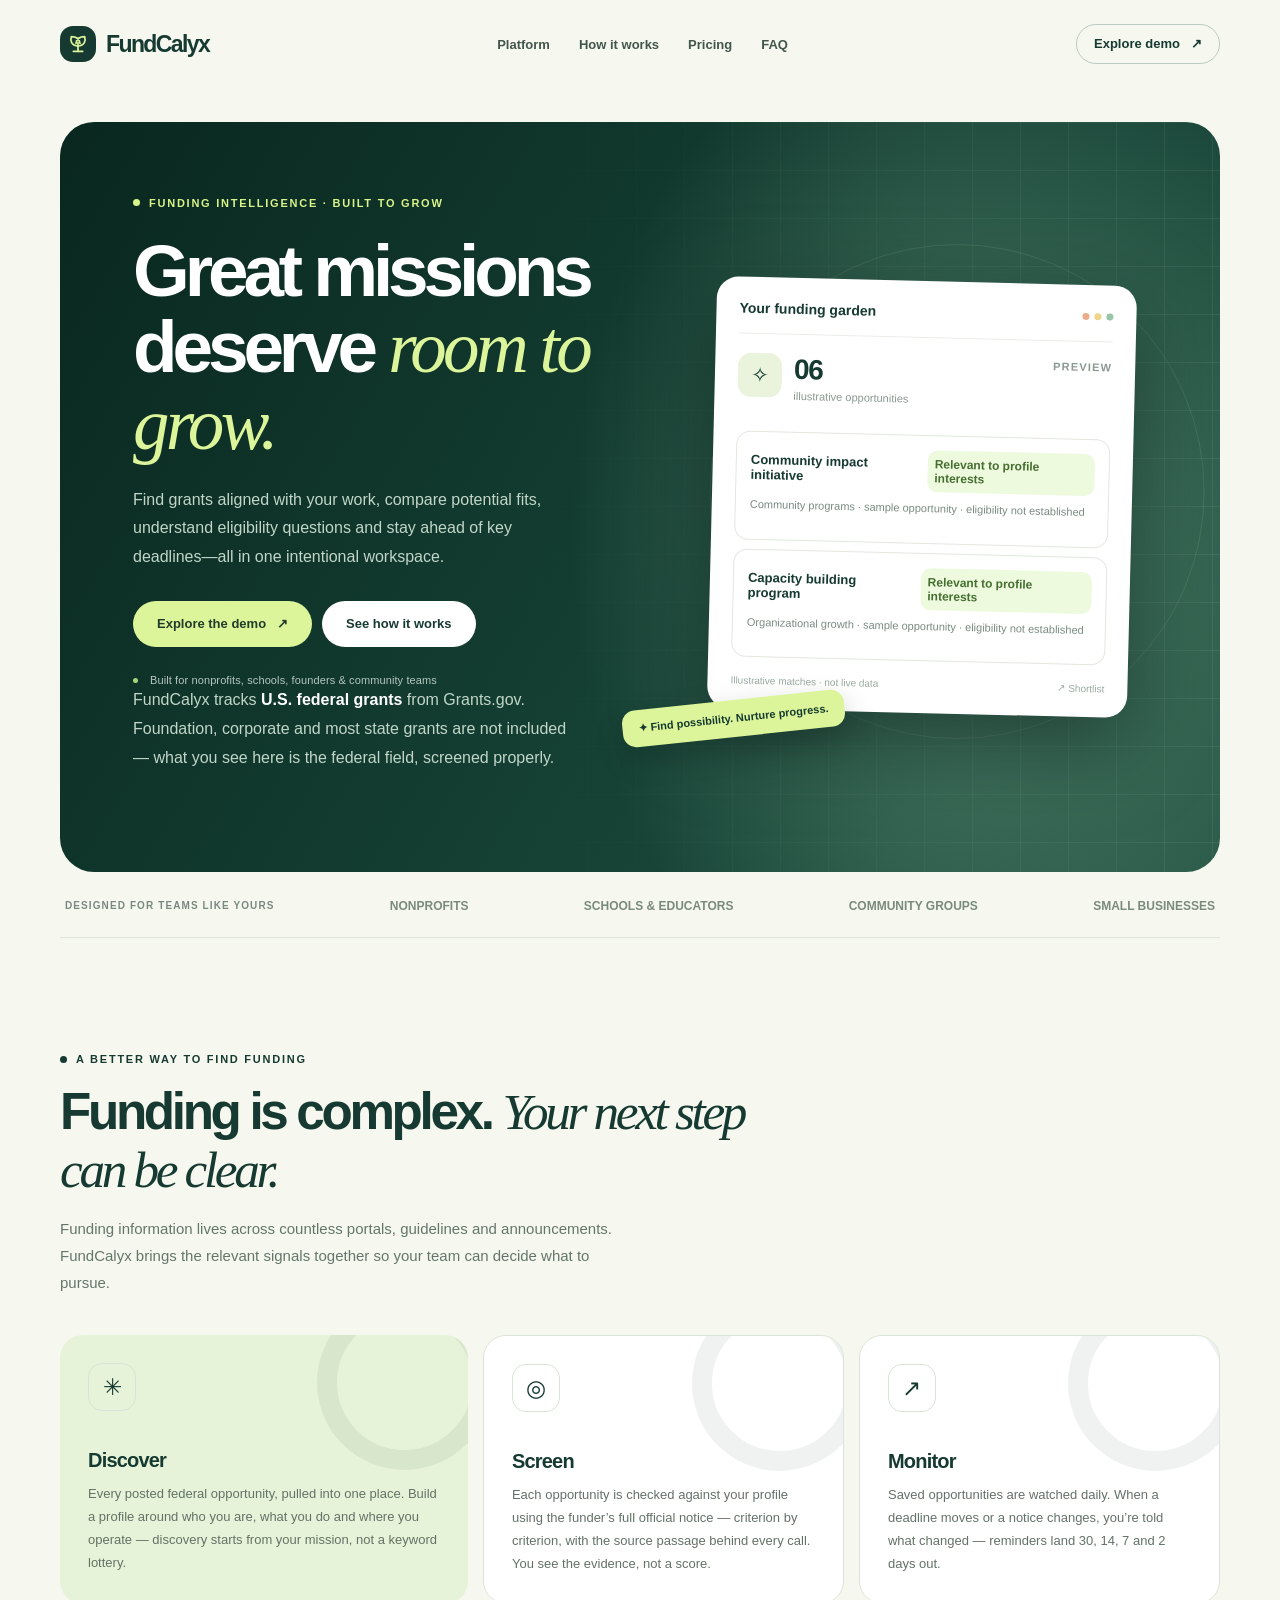
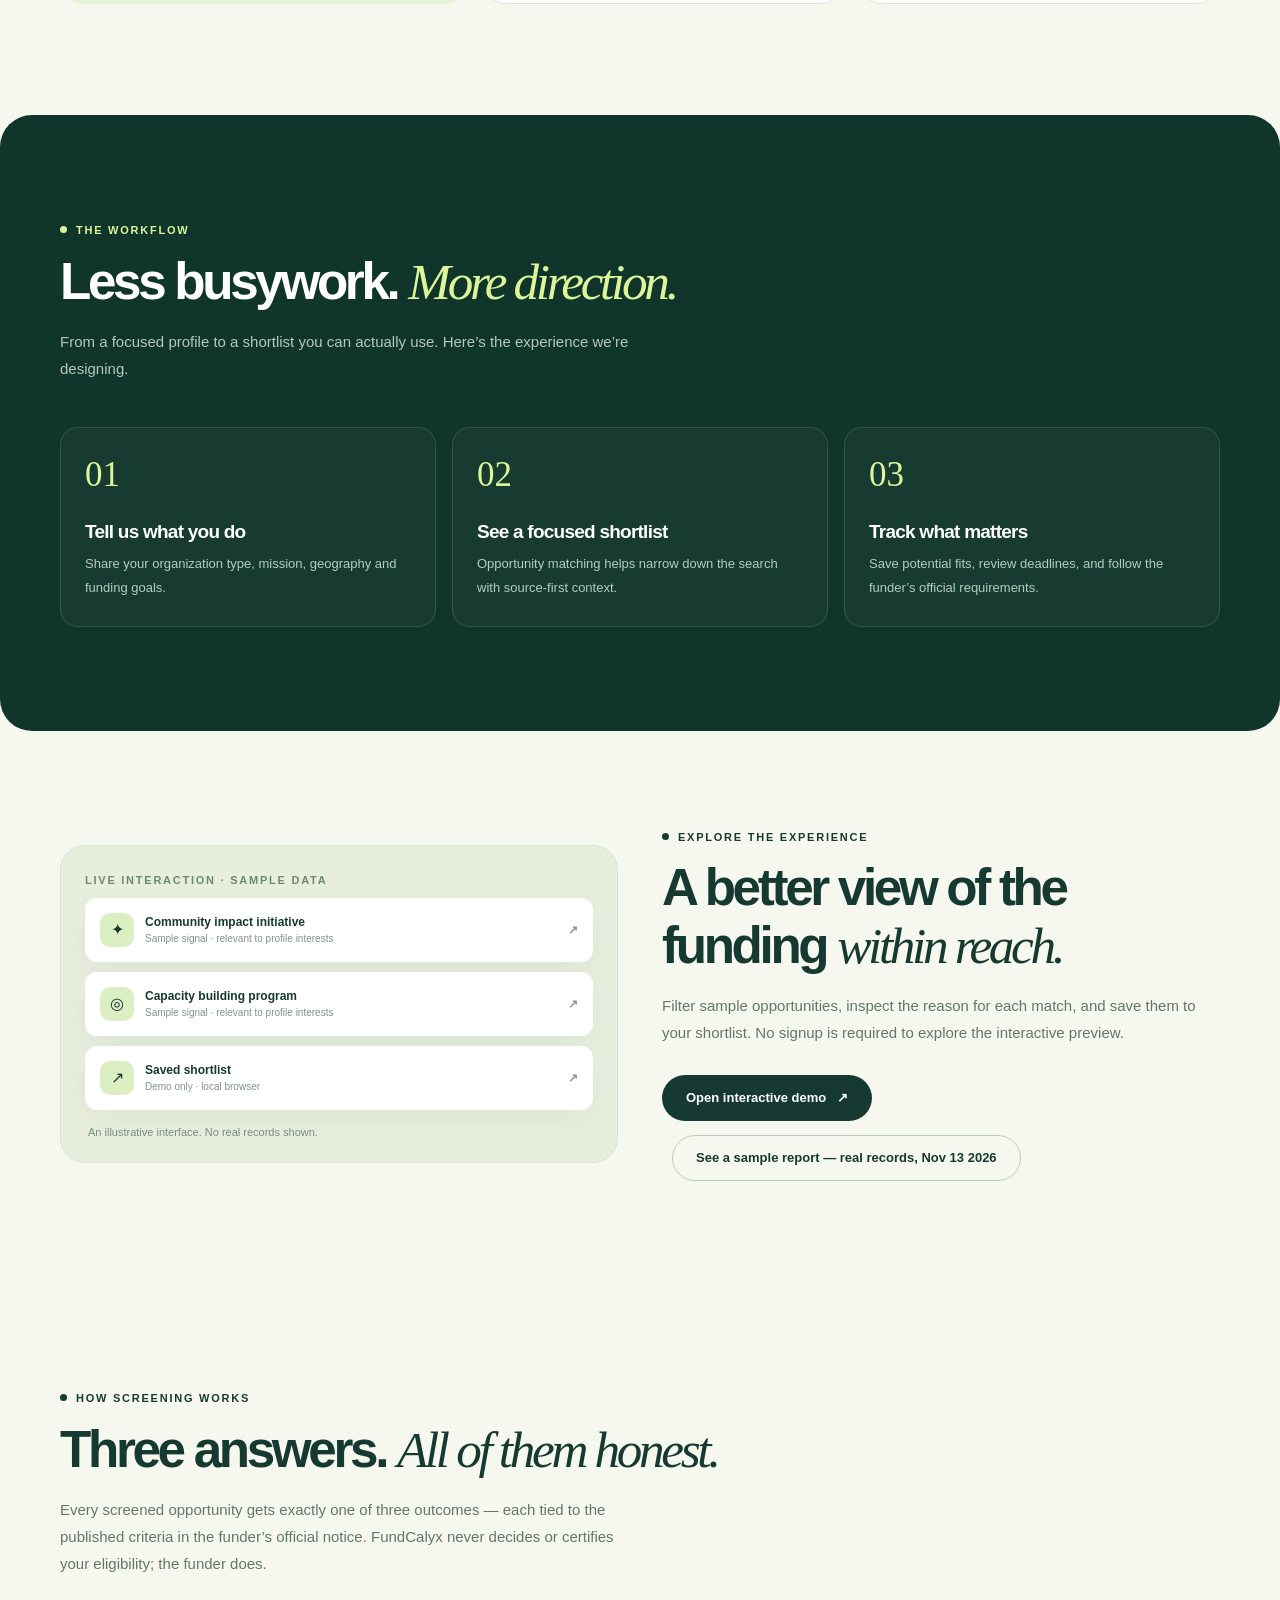
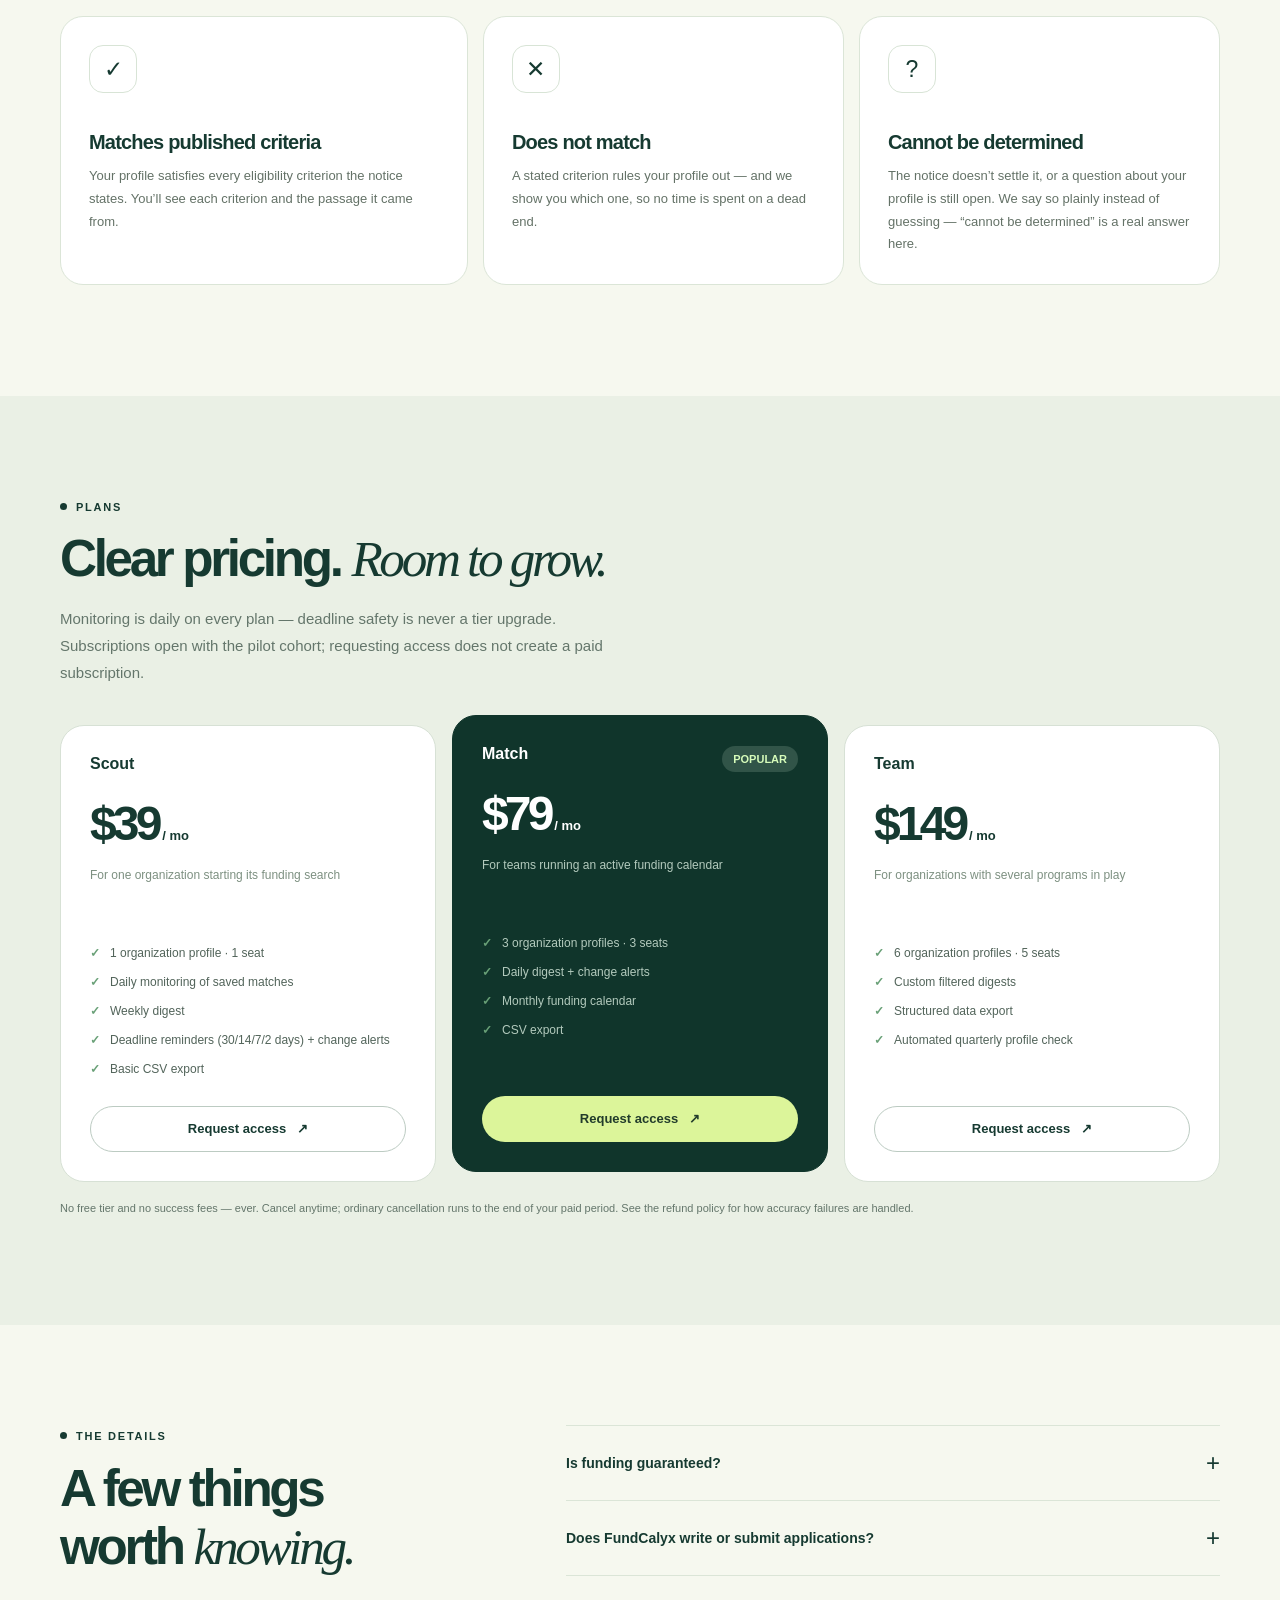
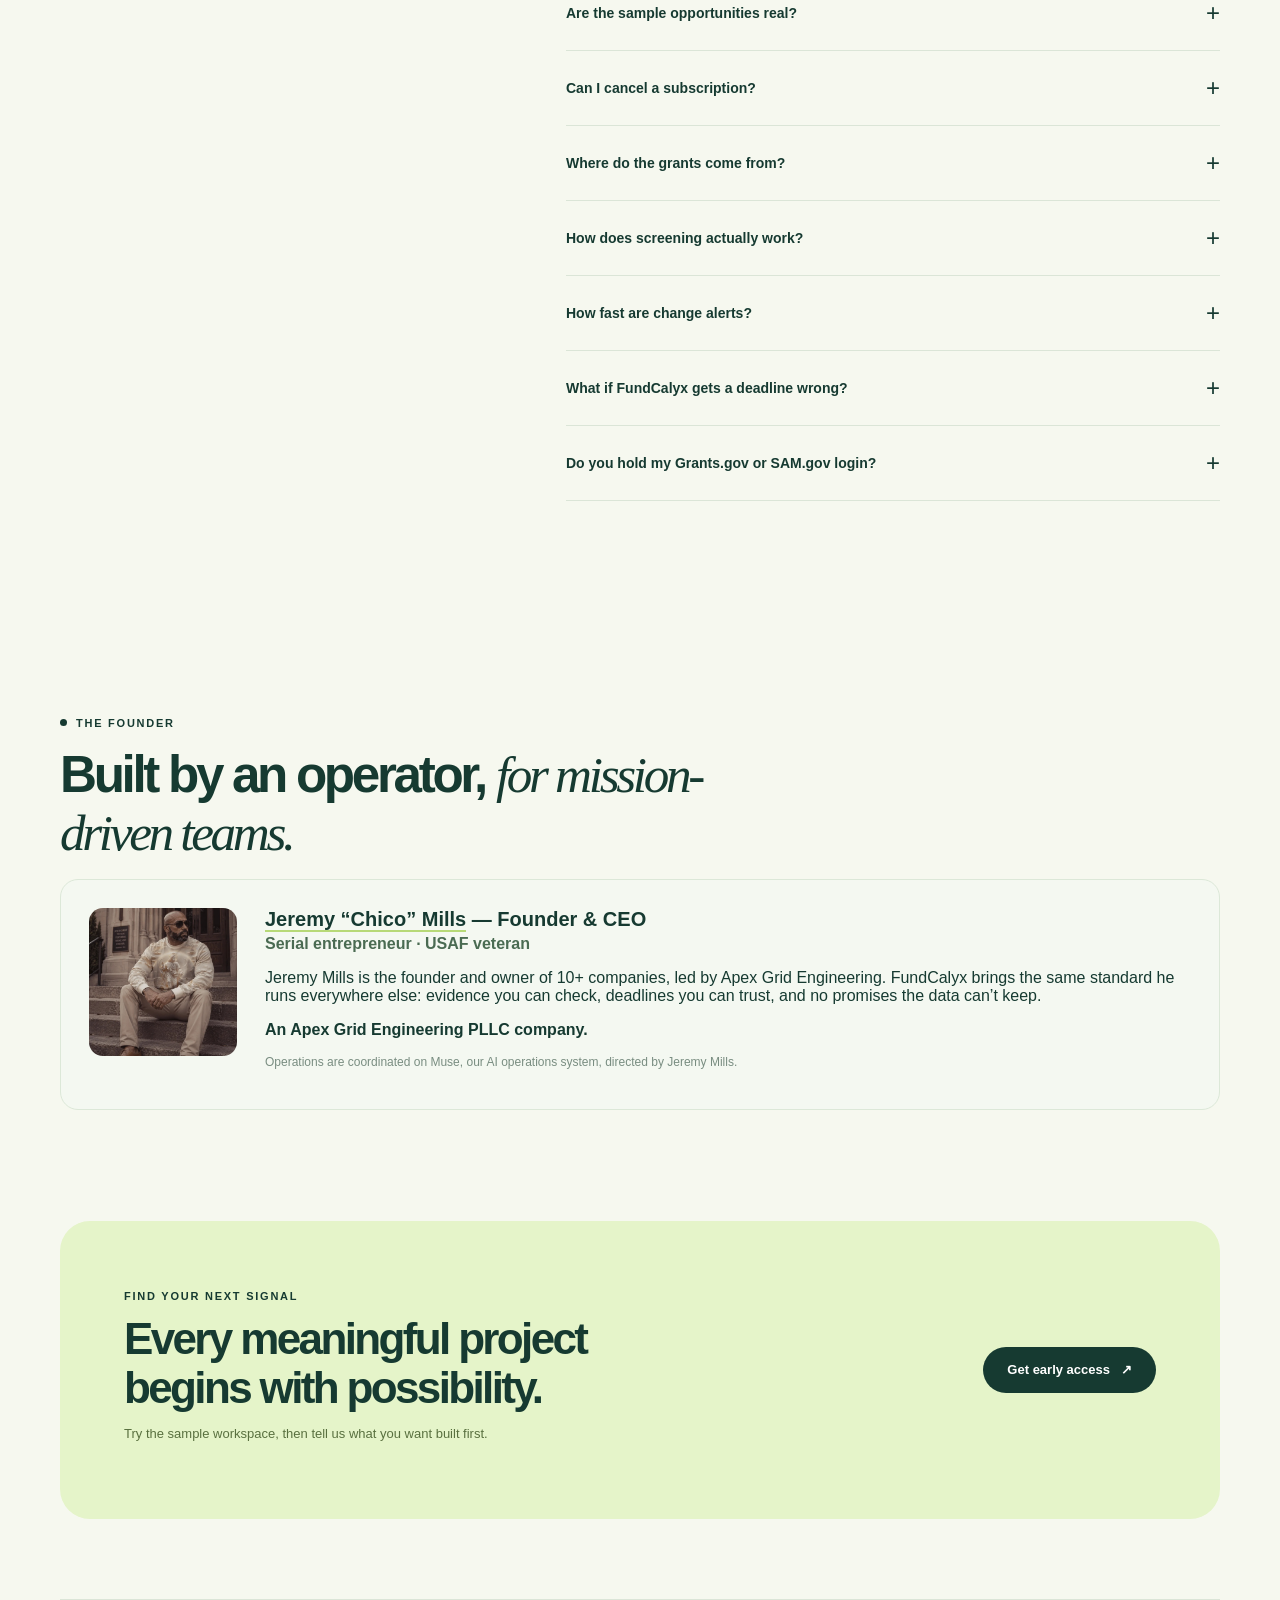
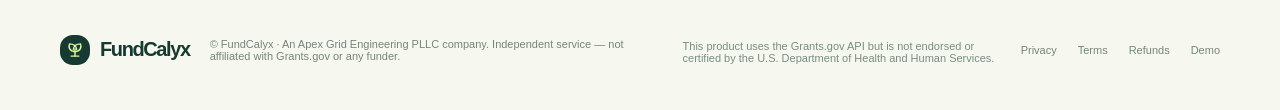
<file: index.html>
<!doctype html><html lang="en"><head><meta charset="utf-8"><meta name="viewport" content="width=device-width,initial-scale=1"><meta name="robots" content="noindex,nofollow"><meta name="description" content="Find federal grants that fit your mission. FundCalyx organizes potential funding matches, eligibility questions and deadlines in one focused workspace."><title>FundCalyx — Grant discovery + funding intelligence</title><link rel="canonical" href="https://fundcalyx.com/"><script type="application/ld+json">{"@context": "https://schema.org", "@graph": [{"@type": "Organization", "name": "FundCalyx", "url": "https://fundcalyx.com/", "logo": "https://fundcalyx.com/assets/logo.svg", "description": "Grant discovery, eligibility screening, and deadline alerts for U.S. federal grants — for nonprofits, schools, startups, and small businesses.", "foundingDate": "2026", "address": {"@type": "PostalAddress", "addressLocality": "Queen Creek", "addressRegion": "AZ", "addressCountry": "US"}, "founder": {"@type": "Person", "name": "Jeremy Mills", "jobTitle": "Founder & CEO"}, "parentOrganization": {"@type": "Organization", "name": "Apex Grid Engineering PLLC"}, "sameAs": ["https://www.crunchbase.com/organization/fundcalyx"]}, {"@type": "WebSite", "name": "FundCalyx", "url": "https://fundcalyx.com/"}, {"@type": "FAQPage", "mainEntity": [{"@type": "Question", "name": "Is funding guaranteed?", "acceptedAnswer": {"@type": "Answer", "text": "No. A match is a starting point, not an eligibility determination or an award guarantee. Always verify requirements and deadlines with the original funder."}}, {"@type": "Question", "name": "Does FundCalyx write or submit applications?", "acceptedAnswer": {"@type": "Answer", "text": "No. FundCalyx focuses on opportunity discovery, eligibility screening, source links and deadline organization."}}, {"@type": "Question", "name": "Where do the grants come from?", "acceptedAnswer": {"@type": "Answer", "text": "U.S. federal opportunities, via Grants.gov. Foundation, corporate and most state grants are not in this data. This product uses the Grants.gov API but is not endorsed or certified by the U.S. Department of Health and Human Services."}}, {"@type": "Question", "name": "How does screening actually work?", "acceptedAnswer": {"@type": "Answer", "text": "We read the funder's full official notice and check your profile against each published eligibility criterion, keeping the source passage behind every outcome. If the notice can't settle a question, the answer is 'cannot be determined' — never a guess dressed up as a verdict."}}, {"@type": "Question", "name": "How fast are change alerts?", "acceptedAnswer": {"@type": "Answer", "text": "Monitoring runs daily, not in real time. When a sweep detects a change and verifies it, the alert is queued and sent — expect same-day on a normal cycle."}}, {"@type": "Question", "name": "What if FundCalyx gets a deadline wrong?", "acceptedAnswer": {"@type": "Answer", "text": "We notify you promptly, publish the correction, and assess the impact. Where a correction can't restore what was lost — a passed deadline can't be un-passed — the affected period is credited or refunded under the refund policy. Corrections never erase the original error from our accuracy record."}}, {"@type": "Question", "name": "Do you hold my Grants.gov or SAM.gov login?", "acceptedAnswer": {"@type": "Answer", "text": "Never. FundCalyx works from public funder data and the profile you give us. Your portal credentials are yours alone, and we will never ask for them."}}]}]}</script><link rel="icon" href="assets/favicon.svg" type="image/svg+xml"><link rel="stylesheet" href="assets/site.css"><script src="assets/site-config.js"></script><script defer src="assets/site.js"></script><meta name="theme-color" content="#12342c"><meta property="og:type" content="website"><meta property="og:title" content="FundCalyx — Grant discovery + funding intelligence"><meta property="og:description" content="Find federal grants that fit your mission. FundCalyx organizes potential funding matches, eligibility questions and deadlines in one focused workspace.">
<meta property="og:url" content="https://fundcalyx.com/"></head><body data-site="fundcalyx"><a class="skip-link" href="#main">Skip to content</a><div class="nav-shell container"><nav class="nav" aria-label="Main navigation"><a class="logo" href="index.html" aria-label="FundCalyx home"><span class="mark"><svg viewBox="0 0 36 36" fill="none" aria-hidden="true"><path d="M18 29V16" stroke="currentColor" stroke-width="2.6" stroke-linecap="round"/><path d="M18 21C8 20 6 13 8 7c7 0 12 3 13 10M18 21c10-1 12-8 10-14-7 0-12 3-13 10" stroke="currentColor" stroke-width="2.6" stroke-linecap="round" stroke-linejoin="round"/><path d="M11 29h14" stroke="currentColor" stroke-width="2.6" stroke-linecap="round"/></svg></span>FundCalyx</a><div class="nav-links"><a href="index.html#platform">Platform</a><a href="index.html#how">How it works</a><a href="index.html#pricing">Pricing</a><a href="index.html#faq">FAQ</a></div><div class="nav-actions"><a class="btn btn-outline btn-sm" href="workspace.html">Explore demo <span aria-hidden="true">↗</span></a><button class="mobile-toggle" type="button" aria-label="Toggle menu" aria-expanded="false">☰</button></div></nav><div class="mobile-menu" id="mobile-menu"><a href="index.html#platform">Platform</a><a href="index.html#how">How it works</a><a href="index.html#pricing">Pricing</a><a href="workspace.html">Explore demo</a></div></div><main id="main"><section class="hero"><div class="container"><div class="hero-panel"><div class="hero-copy"><div class="eyebrow" style="color:#d9f58a"><span class="dot"></span>FUNDING INTELLIGENCE · BUILT TO GROW</div><h1>Great missions deserve <em>room to grow.</em></h1><p>Find grants aligned with your work, compare potential fits, understand eligibility questions and stay ahead of key deadlines—all in one intentional workspace.</p><div class="hero-cta"><a href="workspace.html" class="btn btn-solid">Explore the demo <span aria-hidden="true">↗</span></a><a href="#how" class="btn btn-light">See how it works</a></div><div class="hero-micro"><span></span>Built for nonprofits, schools, founders & community teams</div><p class="hero-scope">FundCalyx tracks <strong>U.S. federal grants</strong> from Grants.gov. Foundation, corporate and most state grants are not included — what you see here is the federal field, screened properly.</p></div><div class="hero-art" aria-label="Illustrative platform preview"><div class="orbit" aria-hidden="true"></div><div class="orbit two" aria-hidden="true"></div><div class="orbit three" aria-hidden="true"></div><div class="dashboard-card"><div class="dashboard-top"><strong>Your funding garden</strong><div class="mini-dots" aria-hidden="true"><i></i><i></i><i></i></div></div><div class="match-summary"><div class="summary-icon">✧</div><div><strong>06</strong><br><span>illustrative opportunities</span></div><span style="margin-left:auto" class="sample-tag">PREVIEW</span></div><div class="grant-result"><div class="grant-head"><strong>Community impact initiative</strong><span class="score">Relevant to profile interests</span></div><p>Community programs · sample opportunity · eligibility not established</p></div><div class="grant-result"><div class="grant-head"><strong>Capacity building program</strong><span class="score">Relevant to profile interests</span></div><p>Organizational growth · sample opportunity · eligibility not established</p></div><div style="display:flex;align-items:center;justify-content:space-between;margin-top:18px;color:#9aaba0;font-size:10px"><span>Illustrative matches · not live data</span><span>↗ Shortlist</span></div></div><div class="floating-note">✦ Find possibility. Nurture progress.</div></div></div><div class="proofbar"><strong>Designed for teams like yours</strong><span>NONPROFITS</span><span>SCHOOLS & EDUCATORS</span><span>COMMUNITY GROUPS</span><span>SMALL BUSINESSES</span></div></div></section><section class="section container" id="platform"><div class="section-head"><span class="eyebrow"><span class="dot"></span>A BETTER WAY TO FIND FUNDING</span><h2>Funding is complex. <em>Your next step can be clear.</em></h2><p>Funding information lives across countless portals, guidelines and announcements. FundCalyx brings the relevant signals together so your team can decide what to pursue.</p></div><div class="feature-grid"><article class="feature feature-main"><div class="decor" aria-hidden="true"></div><div class="feat-icon" aria-hidden="true">✳</div><h3>Discover</h3><p>Every posted federal opportunity, pulled into one place. Build a profile around who you are, what you do and where you operate — discovery starts from your mission, not a keyword lottery.</p></article><article class="feature "><div class="decor" aria-hidden="true"></div><div class="feat-icon" aria-hidden="true">◎</div><h3>Screen</h3><p>Each opportunity is checked against your profile using the funder’s full official notice — criterion by criterion, with the source passage behind every call. You see the evidence, not a score.</p></article><article class="feature "><div class="decor" aria-hidden="true"></div><div class="feat-icon" aria-hidden="true">↗</div><h3>Monitor</h3><p>Saved opportunities are watched daily. When a deadline moves or a notice changes, you’re told what changed — reminders land 30, 14, 7 and 2 days out.</p></article></div></section><section class="dark-section" id="how"><div class="container"><div class="section-head"><span class="eyebrow" style="color:var(--accent)"><span class="dot"></span>THE WORKFLOW</span><h2>Less busywork. <em style="color:var(--accent)">More direction.</em></h2><p>From a focused profile to a shortlist you can actually use. Here’s the experience we’re designing.</p></div><div class="steps"><article class="step"><span class="n">01</span><h3>Tell us what you do</h3><p>Share your organization type, mission, geography and funding goals.</p></article><article class="step"><span class="n">02</span><h3>See a focused shortlist</h3><p>Opportunity matching helps narrow down the search with source-first context.</p></article><article class="step"><span class="n">03</span><h3>Track what matters</h3><p>Save potential fits, review deadlines, and follow the funder’s official requirements.</p></article></div></div></section><section class="demo-strip container"><div class="demo-visual"><div class="eyebrow" style="color:#6d8970">LIVE INTERACTION · SAMPLE DATA</div><div class="row-demo"><span class="circle">✦</span><span class="txt"><strong>Community impact initiative</strong><small>Sample signal · relevant to profile interests</small></span><strong style="color:#82a186">↗</strong></div><div class="row-demo"><span class="circle">◎</span><span class="txt"><strong>Capacity building program</strong><small>Sample signal · relevant to profile interests</small></span><strong style="color:#82a186">↗</strong></div><div class="row-demo"><span class="circle">↗</span><span class="txt"><strong>Saved shortlist</strong><small>Demo only · local browser</small></span><strong style="color:#82a186">↗</strong></div><div style="padding:6px 3px 0;color:#798d81;font-size:11px">An illustrative interface. No real records shown.</div></div><div class="section-head"><span class="eyebrow"><span class="dot"></span>EXPLORE THE EXPERIENCE</span><h2>A better view of the funding <em>within reach.</em></h2><p>Filter sample opportunities, inspect the reason for each match, and save them to your shortlist. No signup is required to explore the interactive preview.</p><a class="btn btn-dark" style="margin-top:14px" href="workspace.html">Open interactive demo <span aria-hidden="true">↗</span></a><a class="btn btn-outline" style="margin-top:14px;margin-left:10px" href="sample-report.html">See a sample report — real records, Nov 13 2026</a></div></section><section class="section container" id="screening"><div class="section-head"><span class="eyebrow"><span class="dot"></span>HOW SCREENING WORKS</span><h2>Three answers. <em>All of them honest.</em></h2><p>Every screened opportunity gets exactly one of three outcomes — each tied to the published criteria in the funder’s official notice. FundCalyx never decides or certifies your eligibility; the funder does.</p></div><div class="feature-grid"><article class="feature"><div class="feat-icon" aria-hidden="true">✓</div><h3>Matches published criteria</h3><p>Your profile satisfies every eligibility criterion the notice states. You’ll see each criterion and the passage it came from.</p></article><article class="feature"><div class="feat-icon" aria-hidden="true">✕</div><h3>Does not match</h3><p>A stated criterion rules your profile out — and we show you which one, so no time is spent on a dead end.</p></article><article class="feature"><div class="feat-icon" aria-hidden="true">?</div><h3>Cannot be determined</h3><p>The notice doesn’t settle it, or a question about your profile is still open. We say so plainly instead of guessing — “cannot be determined” is a real answer here.</p></article></div></section><section class="pricing" id="pricing"><div class="container"><div class="section-head"><span class="eyebrow"><span class="dot"></span>PLANS</span><h2>Clear pricing. <em>Room to grow.</em></h2><p>Monitoring is daily on every plan — deadline safety is never a tier upgrade. Subscriptions open with the pilot cohort; requesting access does not create a paid subscription.</p></div><div class="pricing-cards"><article class="price-card "><div style="display:flex;justify-content:space-between;align-items:center"><h3>Scout</h3></div><div class="amount">$39<small> / mo</small></div><p class="desc">For one organization starting its funding search</p><ul><li>1 organization profile · 1 seat</li><li>Daily monitoring of saved matches</li><li>Weekly digest</li><li>Deadline reminders (30/14/7/2 days) + change alerts</li><li>Basic CSV export</li></ul><button class="btn btn-outline" type="button" data-modal data-plan="Scout">Request access <span aria-hidden="true">↗</span></button></article><article class="price-card featured"><div style="display:flex;justify-content:space-between;align-items:center"><h3>Match</h3><span class="badge dark">POPULAR</span></div><div class="amount">$79<small> / mo</small></div><p class="desc">For teams running an active funding calendar</p><ul><li>3 organization profiles · 3 seats</li><li>Daily digest + change alerts</li><li>Monthly funding calendar</li><li>CSV export</li></ul><button class="btn btn-solid" type="button" data-modal data-plan="Match">Request access <span aria-hidden="true">↗</span></button></article><article class="price-card "><div style="display:flex;justify-content:space-between;align-items:center"><h3>Team</h3></div><div class="amount">$149<small> / mo</small></div><p class="desc">For organizations with several programs in play</p><ul><li>6 organization profiles · 5 seats</li><li>Custom filtered digests</li><li>Structured data export</li><li>Automated quarterly profile check</li></ul><button class="btn btn-outline" type="button" data-modal data-plan="Team">Request access <span aria-hidden="true">↗</span></button></article></div><p style="font-size:11px;color:var(--muted);margin-top:20px">No free tier and no success fees — ever. Cancel anytime; ordinary cancellation runs to the end of your paid period. See the refund policy for how accuracy failures are handled.</p></div></section><section class="faq container" id="faq"><div><span class="eyebrow"><span class="dot"></span>THE DETAILS</span><h2 class="section-title">A few things<br>worth <em style="font-family:Georgia,serif;font-weight:400">knowing.</em></h2></div><div class="faq-list"><details><summary>Is funding guaranteed?</summary><p>No. A match is a starting point, not an eligibility determination or an award guarantee. Always verify requirements and deadlines with the original funder.</p></details><details><summary>Does FundCalyx write or submit applications?</summary><p>Not in the proposed initial product. It focuses on opportunity discovery, eligibility prompts, links and deadline organization.</p></details><details><summary>Are the sample opportunities real?</summary><p>No. The interactive preview uses illustrative records. Live data, source links and update schedules must be connected before launch.</p></details><details><summary>Can I cancel a subscription?</summary><p>Yes — self-service, anytime. Ordinary cancellation runs to the end of the period you paid for. If FundCalyx ever ends your service itself, the unused part of the period is refunded pro-rata. The two are different, and the refund policy says so in plain language.</p></details><details><summary>Where do the grants come from?</summary><p>U.S. federal opportunities, via Grants.gov. Foundation, corporate and most state grants are not in this data — FundCalyx is a federal-grants tool and says so up front. This product uses the Grants.gov API but is not endorsed or certified by the U.S. Department of Health and Human Services.</p></details><details><summary>How does screening actually work?</summary><p>We read the funder’s full official notice and check your profile against each published eligibility criterion, keeping the source passage behind every outcome. If the notice can’t settle a question, the answer is “cannot be determined” — never a guess dressed up as a verdict.</p></details><details><summary>How fast are change alerts?</summary><p>Monitoring runs daily, not in real time. When a sweep detects a change and verifies it, the alert is queued and sent — expect same-day on a normal cycle, and we’ll show a visible stale-data notice rather than send alerts built on a feed we couldn’t verify.</p></details><details><summary>What if FundCalyx gets a deadline wrong?</summary><p>We notify you promptly, publish the correction, and assess the impact. Where a correction can’t restore what was lost — a passed deadline can’t be un-passed — the affected period is credited or refunded under the refund policy. Corrections never erase the original error from our accuracy record.</p></details><details><summary>Do you hold my Grants.gov or SAM.gov login?</summary><p>Never. FundCalyx works from public funder data and the profile you give us. Your portal credentials are yours alone, and we will never ask for them.</p></details></div></section><section class="section container" id="founder"><div class="section-head"><span class="eyebrow"><span class="dot"></span>THE FOUNDER</span><h2>Built by an operator, <em>for mission-driven teams.</em></h2></div><div class="founder-block"><img class="founder-photo" src="assets/founder.jpg" alt="Jeremy “Chico” Mills, Founder & CEO of FundCalyx"><div><h3><a href="https://apexgrideng.com/about">Jeremy “Chico” Mills</a> — Founder & CEO</h3><p class="founder-line">Serial entrepreneur · USAF veteran</p><p>Jeremy Mills is the founder and owner of 10+ companies, led by Apex Grid Engineering. FundCalyx brings the same standard he runs everywhere else: evidence you can check, deadlines you can trust, and no promises the data can’t keep.</p><p class="founder-parent">An Apex Grid Engineering PLLC company.</p><p class="ops-note">Operations are coordinated on Muse, our AI operations system, directed by Jeremy Mills.</p></div></div></section><div class="container"><section class="last-cta"><div><span class="eyebrow">FIND YOUR NEXT SIGNAL</span><h2>Every meaningful project begins with possibility.</h2><p>Try the sample workspace, then tell us what you want built first.</p></div><button class="btn btn-dark" type="button" data-modal data-plan="Early access">Get early access <span aria-hidden="true">↗</span></button></section></div></main><div class="container"><footer class="footer"><a class="logo" href="index.html" aria-label="FundCalyx home"><span class="mark"><svg viewBox="0 0 36 36" fill="none" aria-hidden="true"><path d="M18 29V16" stroke="currentColor" stroke-width="2.6" stroke-linecap="round"/><path d="M18 21C8 20 6 13 8 7c7 0 12 3 13 10M18 21c10-1 12-8 10-14-7 0-12 3-13 10" stroke="currentColor" stroke-width="2.6" stroke-linecap="round" stroke-linejoin="round"/><path d="M11 29h14" stroke="currentColor" stroke-width="2.6" stroke-linecap="round"/></svg></span>FundCalyx</a><span>© FundCalyx · An Apex Grid Engineering PLLC company. Independent service — not affiliated with Grants.gov or any funder.</span><span class="attribution">This product uses the Grants.gov API but is not endorsed or certified by the U.S. Department of Health and Human Services.</span><div class="footer-links"><a href="legal.html#privacy">Privacy</a><a href="legal.html#terms">Terms</a><a href="legal.html#refunds">Refunds</a><a href="workspace.html">Demo</a></div></footer></div><div class="modal-backdrop" id="interest-modal" aria-hidden="true"><div class="modal" role="dialog" aria-modal="true" aria-labelledby="modal-title"><button class="modal-close" type="button" data-close-modal aria-label="Close dialog">×</button><span class="eyebrow"><span class="dot"></span>EARLY ACCESS · PREVIEW</span><h2 id="modal-title">Be first in line.</h2><p>Tell us where to reach you when FundCalyx is ready for pilot customers.</p><form id="lead-form" class="form-grid"><label>Your name<input type="text" name="name" placeholder="Your name" required maxlength="100" autocomplete="name"></label><label>Work email<input type="email" name="email" placeholder="you@company.com" required maxlength="200" autocomplete="email"></label><label>Interested plan<select name="plan"><option>Early access</option><option>Scout</option><option>Match</option><option>Team</option></select></label><button class="btn btn-dark" type="submit">Submit interest <span aria-hidden="true">↗</span></button><div class="form-notice" id="lead-mode">Preview mode: submission is saved locally, not delivered to the company. Do not enter sensitive information.</div></form></div></div><div class="toast" role="status" aria-live="polite"></div></body></html>
</file>
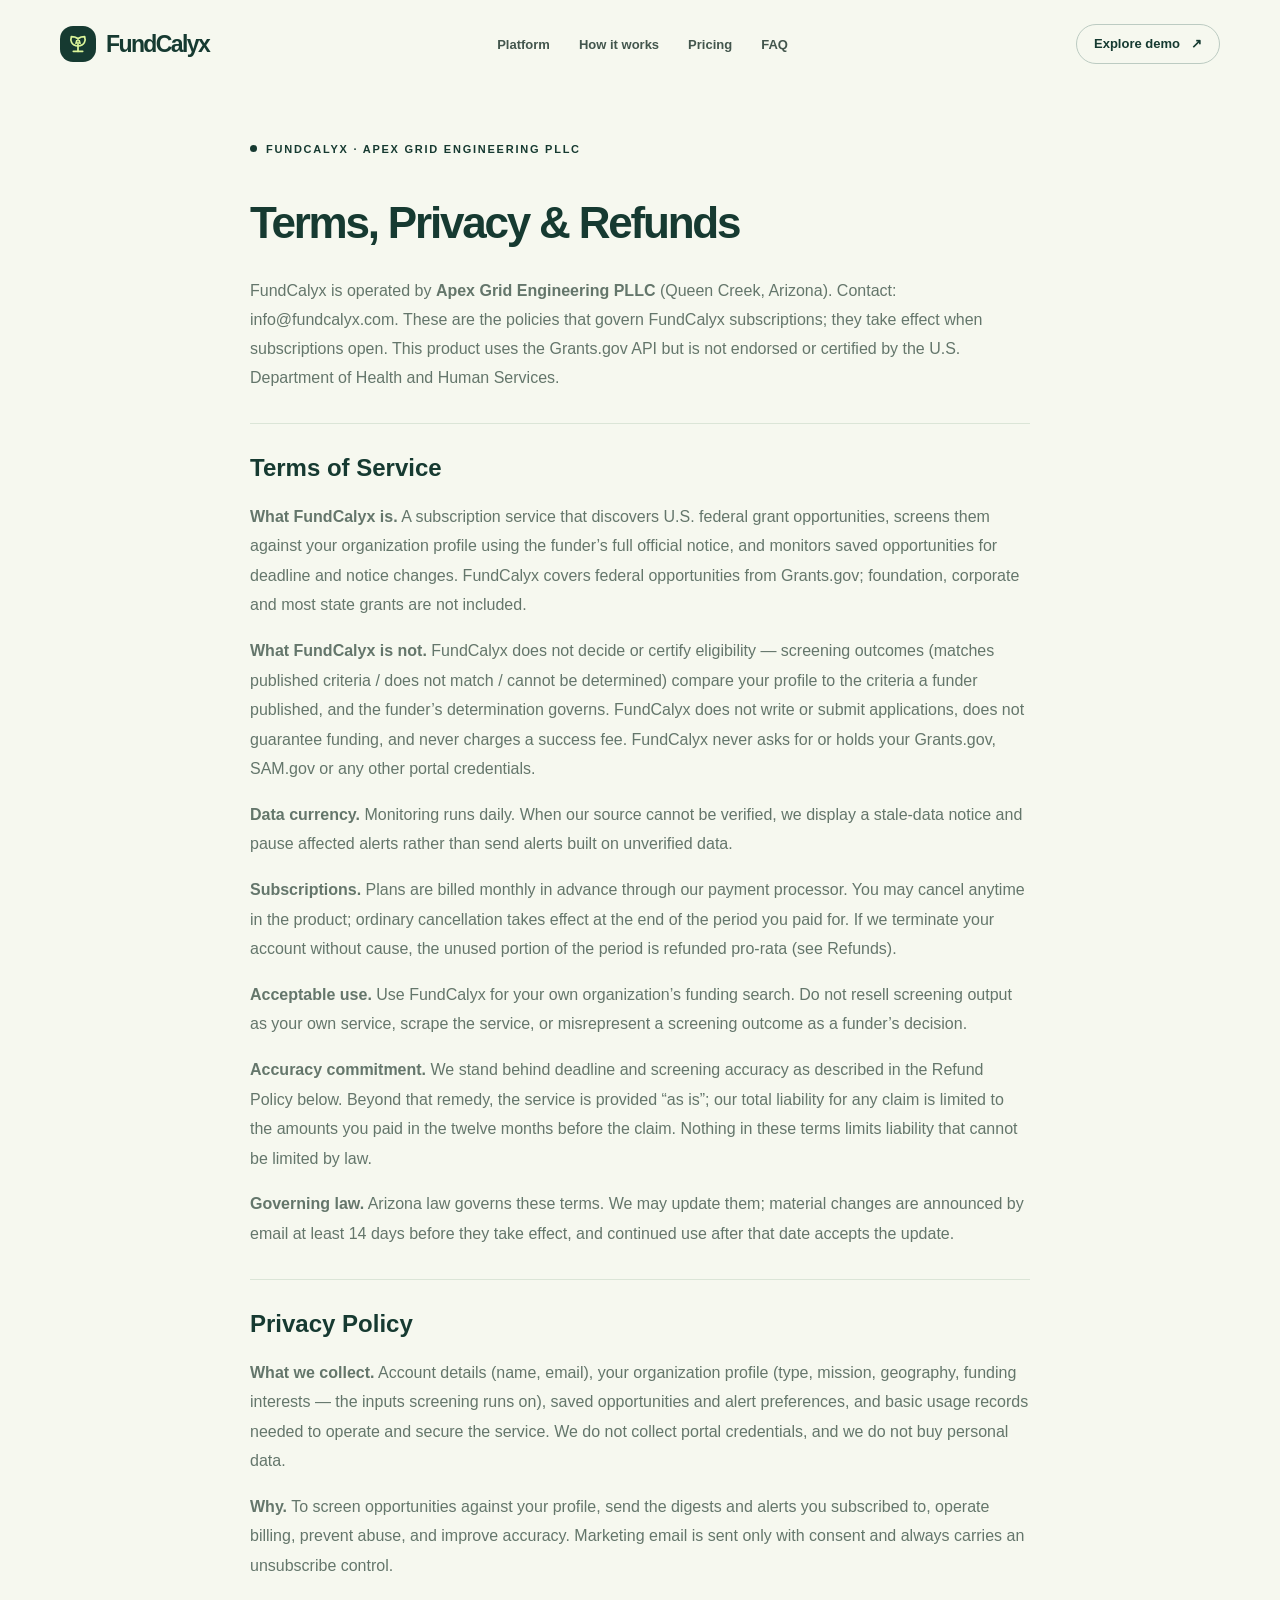
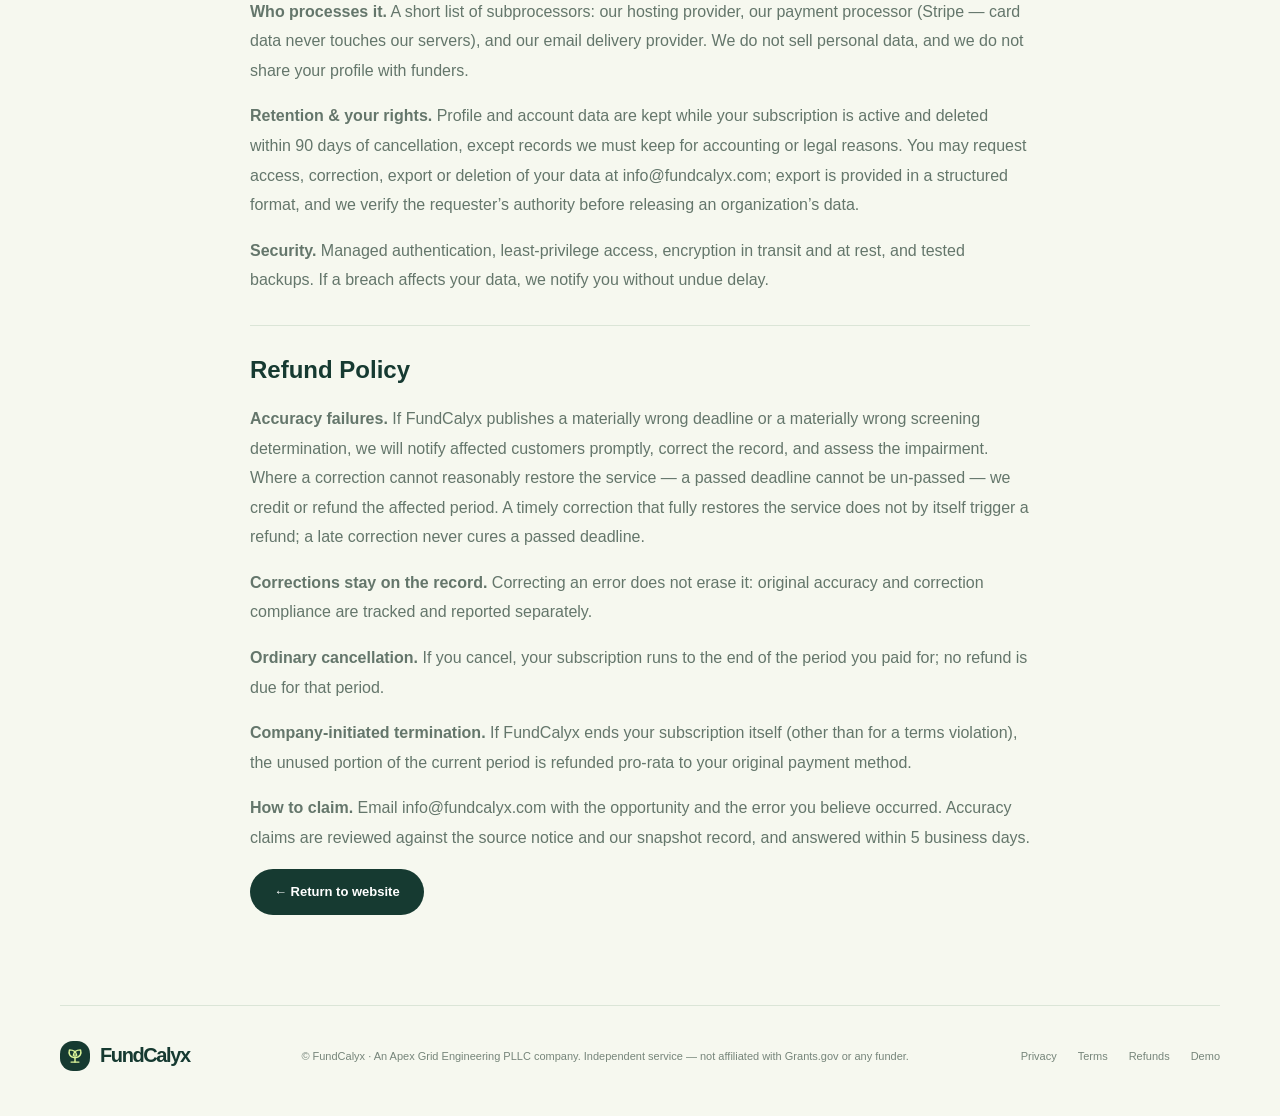
<file: legal.html>
<!doctype html><html lang="en"><head><meta charset="utf-8"><meta name="viewport" content="width=device-width,initial-scale=1"><meta name="robots" content="noindex"><title>Terms, Privacy & Refunds — FundCalyx</title><link rel="canonical" href="https://fundcalyx.com/legal.html">
<meta property="og:type" content="website">
<meta property="og:title" content="Terms, Privacy &amp; Refunds — FundCalyx">
<meta property="og:description" content="FundCalyx terms of service, privacy policy and refund policy. Operated by Apex Grid Engineering PLLC. FundCalyx screens against published criteria, never decides eligibility, and never holds your portal credentials.">
<meta property="og:url" content="https://fundcalyx.com/legal.html"><meta name="description" content="FundCalyx terms of service, privacy policy and refund policy. Operated by Apex Grid Engineering PLLC. FundCalyx screens against published criteria, never decides eligibility, and never holds your portal credentials."><link rel="stylesheet" href="assets/site.css"><link rel="icon" href="assets/favicon.svg" type="image/svg+xml"></head><body data-site="fundcalyx"><div class="nav-shell container"><nav class="nav" aria-label="Main navigation"><a class="logo" href="index.html" aria-label="FundCalyx home"><span class="mark"><svg viewBox="0 0 36 36" fill="none" aria-hidden="true"><path d="M18 29V16" stroke="currentColor" stroke-width="2.6" stroke-linecap="round"/><path d="M18 21C8 20 6 13 8 7c7 0 12 3 13 10M18 21c10-1 12-8 10-14-7 0-12 3-13 10" stroke="currentColor" stroke-width="2.6" stroke-linecap="round" stroke-linejoin="round"/><path d="M11 29h14" stroke="currentColor" stroke-width="2.6" stroke-linecap="round"/></svg></span>FundCalyx</a><div class="nav-links"><a href="index.html#platform">Platform</a><a href="index.html#how">How it works</a><a href="index.html#pricing">Pricing</a><a href="index.html#faq">FAQ</a></div><div class="nav-actions"><a class="btn btn-outline btn-sm" href="workspace.html">Explore demo <span aria-hidden="true">↗</span></a><button class="mobile-toggle" type="button" aria-label="Toggle menu" aria-expanded="false">☰</button></div></nav><div class="mobile-menu" id="mobile-menu"><a href="index.html#platform">Platform</a><a href="index.html#how">How it works</a><a href="index.html#pricing">Pricing</a><a href="workspace.html">Explore demo</a></div></div><main class="container" style="max-width:780px;padding:50px 0 90px"><p class="eyebrow" style="margin:0 0 14px"><span class="dot"></span> FUNDCALYX · APEX GRID ENGINEERING PLLC</p><h1 style="font-size:44px;letter-spacing:-.05em">Terms, Privacy &amp; Refunds</h1><p style="line-height:1.8;color:var(--muted)">FundCalyx is operated by <strong>Apex Grid Engineering PLLC</strong> (Queen Creek, Arizona). Contact: info@fundcalyx.com. These are the policies that govern FundCalyx subscriptions; they take effect when subscriptions open. This product uses the Grants.gov API but is not endorsed or certified by the U.S. Department of Health and Human Services.</p><hr style="border:0;border-top:1px solid var(--line);margin:30px 0"><section id="terms"><h2>Terms of Service</h2><div style="line-height:1.85;color:var(--muted)"><p><strong>What FundCalyx is.</strong> A subscription service that discovers U.S. federal grant opportunities, screens them against your organization profile using the funder’s full official notice, and monitors saved opportunities for deadline and notice changes. FundCalyx covers federal opportunities from Grants.gov; foundation, corporate and most state grants are not included.</p><p><strong>What FundCalyx is not.</strong> FundCalyx does not decide or certify eligibility — screening outcomes (matches published criteria / does not match / cannot be determined) compare your profile to the criteria a funder published, and the funder’s determination governs. FundCalyx does not write or submit applications, does not guarantee funding, and never charges a success fee. FundCalyx never asks for or holds your Grants.gov, SAM.gov or any other portal credentials.</p><p><strong>Data currency.</strong> Monitoring runs daily. When our source cannot be verified, we display a stale-data notice and pause affected alerts rather than send alerts built on unverified data.</p><p><strong>Subscriptions.</strong> Plans are billed monthly in advance through our payment processor. You may cancel anytime in the product; ordinary cancellation takes effect at the end of the period you paid for. If we terminate your account without cause, the unused portion of the period is refunded pro-rata (see Refunds).</p><p><strong>Acceptable use.</strong> Use FundCalyx for your own organization’s funding search. Do not resell screening output as your own service, scrape the service, or misrepresent a screening outcome as a funder’s decision.</p><p><strong>Accuracy commitment.</strong> We stand behind deadline and screening accuracy as described in the Refund Policy below. Beyond that remedy, the service is provided “as is”; our total liability for any claim is limited to the amounts you paid in the twelve months before the claim. Nothing in these terms limits liability that cannot be limited by law.</p><p><strong>Governing law.</strong> Arizona law governs these terms. We may update them; material changes are announced by email at least 14 days before they take effect, and continued use after that date accepts the update.</p></div></section><hr style="border:0;border-top:1px solid var(--line);margin:30px 0"><section id="privacy"><h2>Privacy Policy</h2><div style="line-height:1.85;color:var(--muted)"><p><strong>What we collect.</strong> Account details (name, email), your organization profile (type, mission, geography, funding interests — the inputs screening runs on), saved opportunities and alert preferences, and basic usage records needed to operate and secure the service. We do not collect portal credentials, and we do not buy personal data.</p><p><strong>Why.</strong> To screen opportunities against your profile, send the digests and alerts you subscribed to, operate billing, prevent abuse, and improve accuracy. Marketing email is sent only with consent and always carries an unsubscribe control.</p><p><strong>Who processes it.</strong> A short list of subprocessors: our hosting provider, our payment processor (Stripe — card data never touches our servers), and our email delivery provider. We do not sell personal data, and we do not share your profile with funders.</p><p><strong>Retention &amp; your rights.</strong> Profile and account data are kept while your subscription is active and deleted within 90 days of cancellation, except records we must keep for accounting or legal reasons. You may request access, correction, export or deletion of your data at info@fundcalyx.com; export is provided in a structured format, and we verify the requester’s authority before releasing an organization’s data.</p><p><strong>Security.</strong> Managed authentication, least-privilege access, encryption in transit and at rest, and tested backups. If a breach affects your data, we notify you without undue delay.</p></div></section><hr style="border:0;border-top:1px solid var(--line);margin:30px 0"><section id="refunds"><h2>Refund Policy</h2><div style="line-height:1.85;color:var(--muted)"><p><strong>Accuracy failures.</strong> If FundCalyx publishes a materially wrong deadline or a materially wrong screening determination, we will notify affected customers promptly, correct the record, and assess the impairment. Where a correction cannot reasonably restore the service — a passed deadline cannot be un-passed — we credit or refund the affected period. A timely correction that fully restores the service does not by itself trigger a refund; a late correction never cures a passed deadline.</p><p><strong>Corrections stay on the record.</strong> Correcting an error does not erase it: original accuracy and correction compliance are tracked and reported separately.</p><p><strong>Ordinary cancellation.</strong> If you cancel, your subscription runs to the end of the period you paid for; no refund is due for that period.</p><p><strong>Company-initiated termination.</strong> If FundCalyx ends your subscription itself (other than for a terms violation), the unused portion of the current period is refunded pro-rata to your original payment method.</p><p><strong>How to claim.</strong> Email info@fundcalyx.com with the opportunity and the error you believe occurred. Accuracy claims are reviewed against the source notice and our snapshot record, and answered within 5 business days.</p></div></section><a class="btn btn-dark" href="index.html">← Return to website</a></main><div class="container"><footer class="footer"><a class="logo" href="index.html" aria-label="FundCalyx home"><span class="mark"><svg viewBox="0 0 36 36" fill="none" aria-hidden="true"><path d="M18 29V16" stroke="currentColor" stroke-width="2.6" stroke-linecap="round"/><path d="M18 21C8 20 6 13 8 7c7 0 12 3 13 10M18 21c10-1 12-8 10-14-7 0-12 3-13 10" stroke="currentColor" stroke-width="2.6" stroke-linecap="round" stroke-linejoin="round"/><path d="M11 29h14" stroke="currentColor" stroke-width="2.6" stroke-linecap="round"/></svg></span>FundCalyx</a><span>© FundCalyx · An Apex Grid Engineering PLLC company. Independent service — not affiliated with Grants.gov or any funder.</span><div class="footer-links"><a href="legal.html#privacy">Privacy</a><a href="legal.html#terms">Terms</a><a href="legal.html#refunds">Refunds</a><a href="workspace.html">Demo</a></div></footer></div><script src="assets/site-config.js"></script><script defer src="assets/site.js"></script></body></html>
</file>
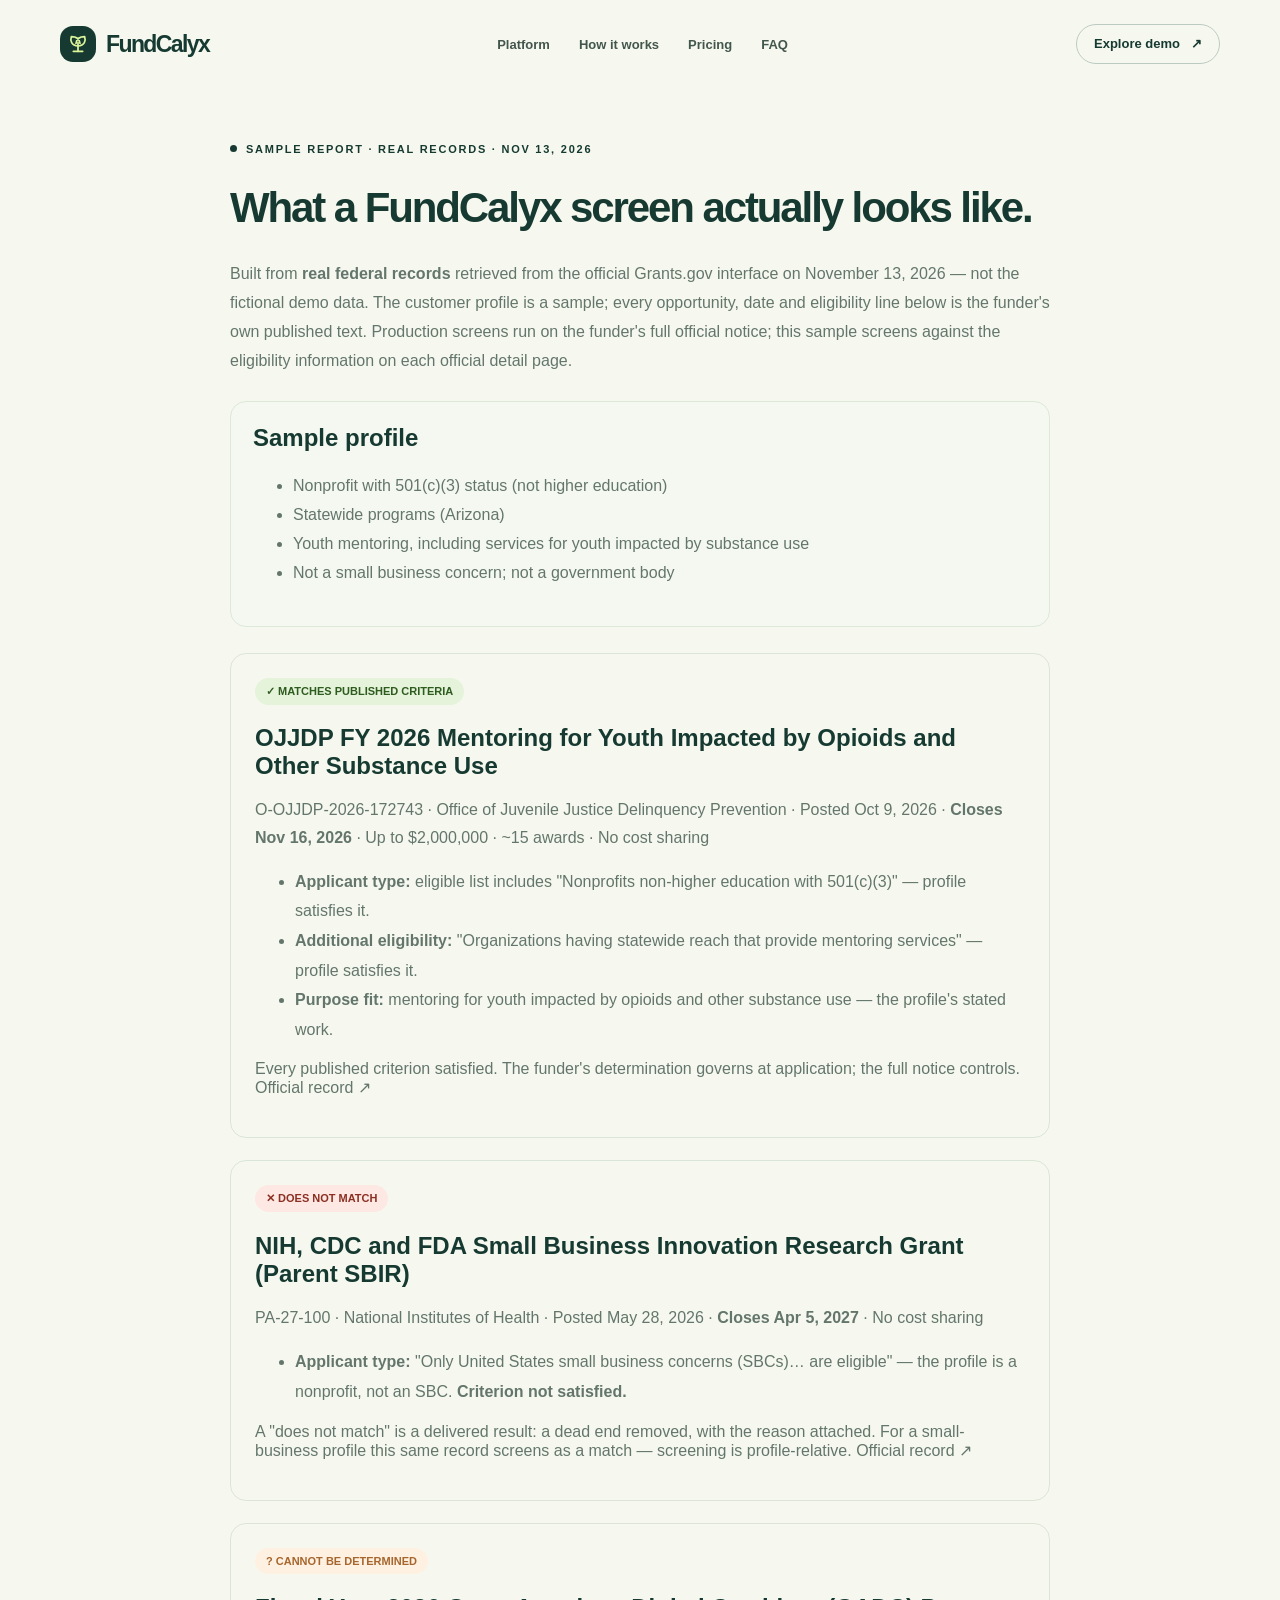
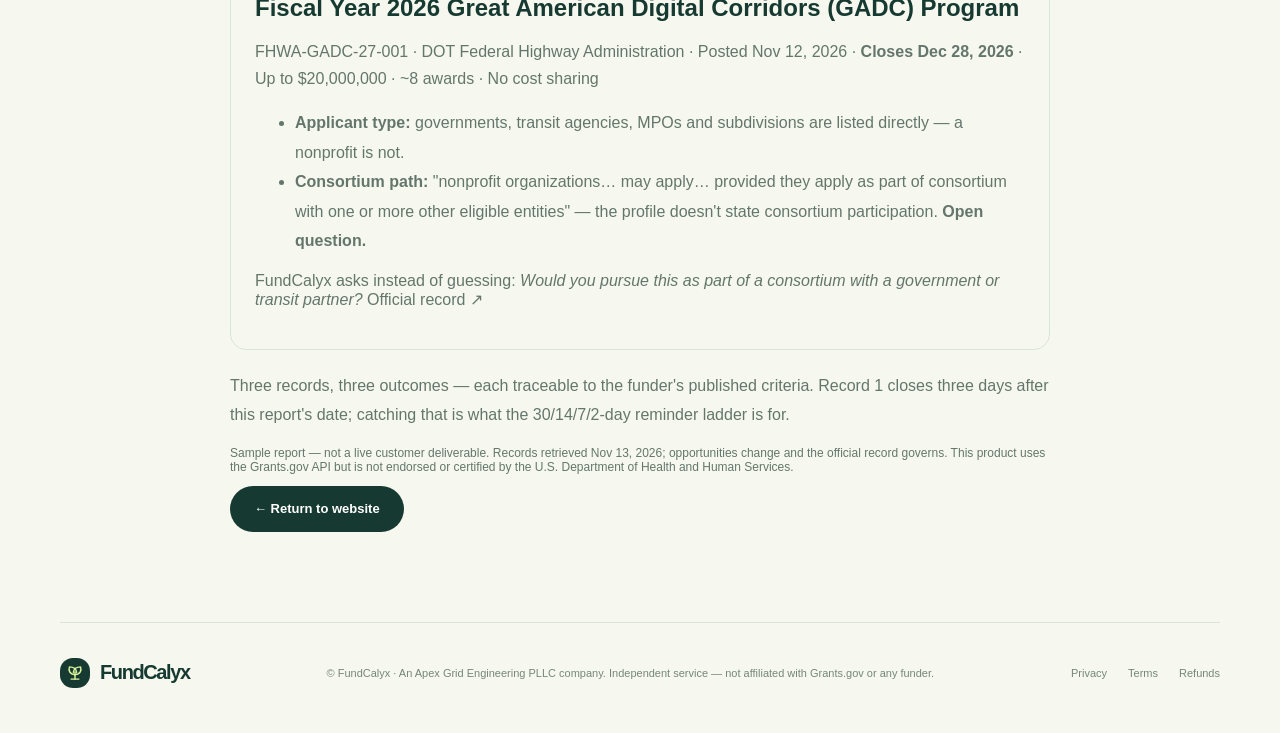
<file: sample-report.html>
<!doctype html><html lang="en"><head><meta charset="utf-8"><meta name="viewport" content="width=device-width,initial-scale=1"><meta name="robots" content="noindex,nofollow"><meta name="description" content="A FundCalyx sample report built from real federal grant records, retrieved November 13, 2026 — three opportunities, three screening outcomes, every call tied to published criteria."><meta name="theme-color" content="#12342c"><title>Sample report (real records, Nov 13 2026) — FundCalyx</title><link rel="canonical" href="https://fundcalyx.com/sample-report.html">
<meta property="og:type" content="website">
<meta property="og:title" content="Sample report (real records, Nov 13 2026) — FundCalyx">
<meta property="og:description" content="A FundCalyx sample report built from real federal grant records, retrieved November 13, 2026 — three opportunities, three screening outcomes, every call tied to published criteria.">
<meta property="og:url" content="https://fundcalyx.com/sample-report.html"><link rel="icon" href="assets/favicon.svg" type="image/svg+xml"><link rel="stylesheet" href="assets/site.css"><script src="assets/site-config.js"></script><script defer src="assets/site.js"></script></head><body data-site="fundcalyx"><a class="skip-link" href="#main">Skip to content</a><div class="nav-shell container"><nav class="nav" aria-label="Main navigation"><a class="logo" href="index.html" aria-label="FundCalyx home"><span class="mark"><svg viewBox="0 0 36 36" fill="none" aria-hidden="true"><path d="M18 29V16" stroke="currentColor" stroke-width="2.6" stroke-linecap="round"/><path d="M18 21C8 20 6 13 8 7c7 0 12 3 13 10M18 21c10-1 12-8 10-14-7 0-12 3-13 10" stroke="currentColor" stroke-width="2.6" stroke-linecap="round" stroke-linejoin="round"/><path d="M11 29h14" stroke="currentColor" stroke-width="2.6" stroke-linecap="round"/></svg></span>FundCalyx</a><div class="nav-links"><a href="index.html#platform">Platform</a><a href="index.html#how">How it works</a><a href="index.html#pricing">Pricing</a><a href="index.html#faq">FAQ</a></div><div class="nav-actions"><a class="btn btn-outline btn-sm" href="workspace.html">Explore demo <span aria-hidden="true">↗</span></a><button class="mobile-toggle" type="button" aria-label="Toggle menu" aria-expanded="false">☰</button></div></nav><div class="mobile-menu" id="mobile-menu"><a href="index.html#platform">Platform</a><a href="index.html#how">How it works</a><a href="index.html#pricing">Pricing</a><a href="workspace.html">Explore demo</a></div></div><main id="main" class="container" style="max-width:820px;padding:50px 0 90px"><span class="eyebrow"><span class="dot"></span>SAMPLE REPORT · REAL RECORDS · NOV 13, 2026</span><h1 style="font-size:42px;letter-spacing:-.05em">What a FundCalyx screen actually looks like.</h1><p style="line-height:1.8;color:var(--muted)">Built from <strong>real federal records</strong> retrieved from the official Grants.gov interface on November 13, 2026 — not the fictional demo data. The customer profile is a sample; every opportunity, date and eligibility line below is the funder's own published text. Production screens run on the funder's full official notice; this sample screens against the eligibility information on each official detail page.</p><section style="background:#f4f8f1;border:1px solid #dce8d8;border-radius:16px;padding:22px;margin:26px 0"><h2 style="margin-top:0">Sample profile</h2><ul style="line-height:1.8;color:var(--muted)"><li>Nonprofit with 501(c)(3) status (not higher education)</li><li>Statewide programs (Arizona)</li><li>Youth mentoring, including services for youth impacted by substance use</li><li>Not a small business concern; not a government body</li></ul></section><article style="border:1px solid var(--line);border-radius:16px;padding:24px;margin:22px 0"><span class="badge" style="background:#e4f3da;color:#2e5b1e">✓ MATCHES PUBLISHED CRITERIA</span><h2 style="margin-bottom:4px">OJJDP FY 2026 Mentoring for Youth Impacted by Opioids and Other Substance Use</h2><p style="color:var(--muted);line-height:1.7">O-OJJDP-2026-172743 · Office of Juvenile Justice Delinquency Prevention · Posted Oct 9, 2026 · <strong>Closes Nov 16, 2026</strong> · Up to $2,000,000 · ~15 awards · No cost sharing</p><ul style="line-height:1.85;color:var(--muted)"><li><strong>Applicant type:</strong> eligible list includes "Nonprofits non-higher education with 501(c)(3)" — profile satisfies it.</li><li><strong>Additional eligibility:</strong> "Organizations having statewide reach that provide mentoring services" — profile satisfies it.</li><li><strong>Purpose fit:</strong> mentoring for youth impacted by opioids and other substance use — the profile's stated work.</li></ul><p style="color:var(--muted)">Every published criterion satisfied. The funder's determination governs at application; the full notice controls. <a href="https://simpler.grants.gov/opportunity/464fe8cc-dca5-4a69-bb4b-7442a78c1f47" target="_blank" rel="noopener">Official record ↗</a></p></article><article style="border:1px solid var(--line);border-radius:16px;padding:24px;margin:22px 0"><span class="badge" style="background:#fde8e4;color:#8c2f22">✕ DOES NOT MATCH</span><h2 style="margin-bottom:4px">NIH, CDC and FDA Small Business Innovation Research Grant (Parent SBIR)</h2><p style="color:var(--muted);line-height:1.7">PA-27-100 · National Institutes of Health · Posted May 28, 2026 · <strong>Closes Apr 5, 2027</strong> · No cost sharing</p><ul style="line-height:1.85;color:var(--muted)"><li><strong>Applicant type:</strong> "Only United States small business concerns (SBCs)… are eligible" — the profile is a nonprofit, not an SBC. <strong>Criterion not satisfied.</strong></li></ul><p style="color:var(--muted)">A "does not match" is a delivered result: a dead end removed, with the reason attached. For a small-business profile this same record screens as a match — screening is profile-relative. <a href="https://simpler.grants.gov/opportunity/d1ba49e5-3684-4420-849a-ab2330ec493e" target="_blank" rel="noopener">Official record ↗</a></p></article><article style="border:1px solid var(--line);border-radius:16px;padding:24px;margin:22px 0"><span class="badge" style="background:#fff1e2;color:#a6662d">? CANNOT BE DETERMINED</span><h2 style="margin-bottom:4px">Fiscal Year 2026 Great American Digital Corridors (GADC) Program</h2><p style="color:var(--muted);line-height:1.7">FHWA-GADC-27-001 · DOT Federal Highway Administration · Posted Nov 12, 2026 · <strong>Closes Dec 28, 2026</strong> · Up to $20,000,000 · ~8 awards · No cost sharing</p><ul style="line-height:1.85;color:var(--muted)"><li><strong>Applicant type:</strong> governments, transit agencies, MPOs and subdivisions are listed directly — a nonprofit is not.</li><li><strong>Consortium path:</strong> "nonprofit organizations… may apply… provided they apply as part of consortium with one or more other eligible entities" — the profile doesn't state consortium participation. <strong>Open question.</strong></li></ul><p style="color:var(--muted)">FundCalyx asks instead of guessing: <em>Would you pursue this as part of a consortium with a government or transit partner?</em> <a href="https://simpler.grants.gov/opportunity/426101f8-6633-4db7-8219-614c9c83867c" target="_blank" rel="noopener">Official record ↗</a></p></article><p style="line-height:1.8;color:var(--muted)">Three records, three outcomes — each traceable to the funder's published criteria. Record 1 closes three days after this report's date; catching that is what the 30/14/7/2-day reminder ladder is for.</p><p style="font-size:12px;color:var(--muted)">Sample report — not a live customer deliverable. Records retrieved Nov 13, 2026; opportunities change and the official record governs. This product uses the Grants.gov API but is not endorsed or certified by the U.S. Department of Health and Human Services.</p><a class="btn btn-dark" href="index.html">← Return to website</a></main><div class="container"><footer class="footer"><a class="logo" href="index.html" aria-label="FundCalyx home"><span class="mark"><svg viewBox="0 0 36 36" fill="none" aria-hidden="true"><path d="M18 29V16" stroke="currentColor" stroke-width="2.6" stroke-linecap="round"/><path d="M18 21C8 20 6 13 8 7c7 0 12 3 13 10M18 21c10-1 12-8 10-14-7 0-12 3-13 10" stroke="currentColor" stroke-width="2.6" stroke-linecap="round" stroke-linejoin="round"/><path d="M11 29h14" stroke="currentColor" stroke-width="2.6" stroke-linecap="round"/></svg></span>FundCalyx</a><span>© FundCalyx · An Apex Grid Engineering PLLC company. Independent service — not affiliated with Grants.gov or any funder.</span><div class="footer-links"><a href="legal.html#privacy">Privacy</a><a href="legal.html#terms">Terms</a><a href="legal.html#refunds">Refunds</a></div></footer></div></body></html>
</file>
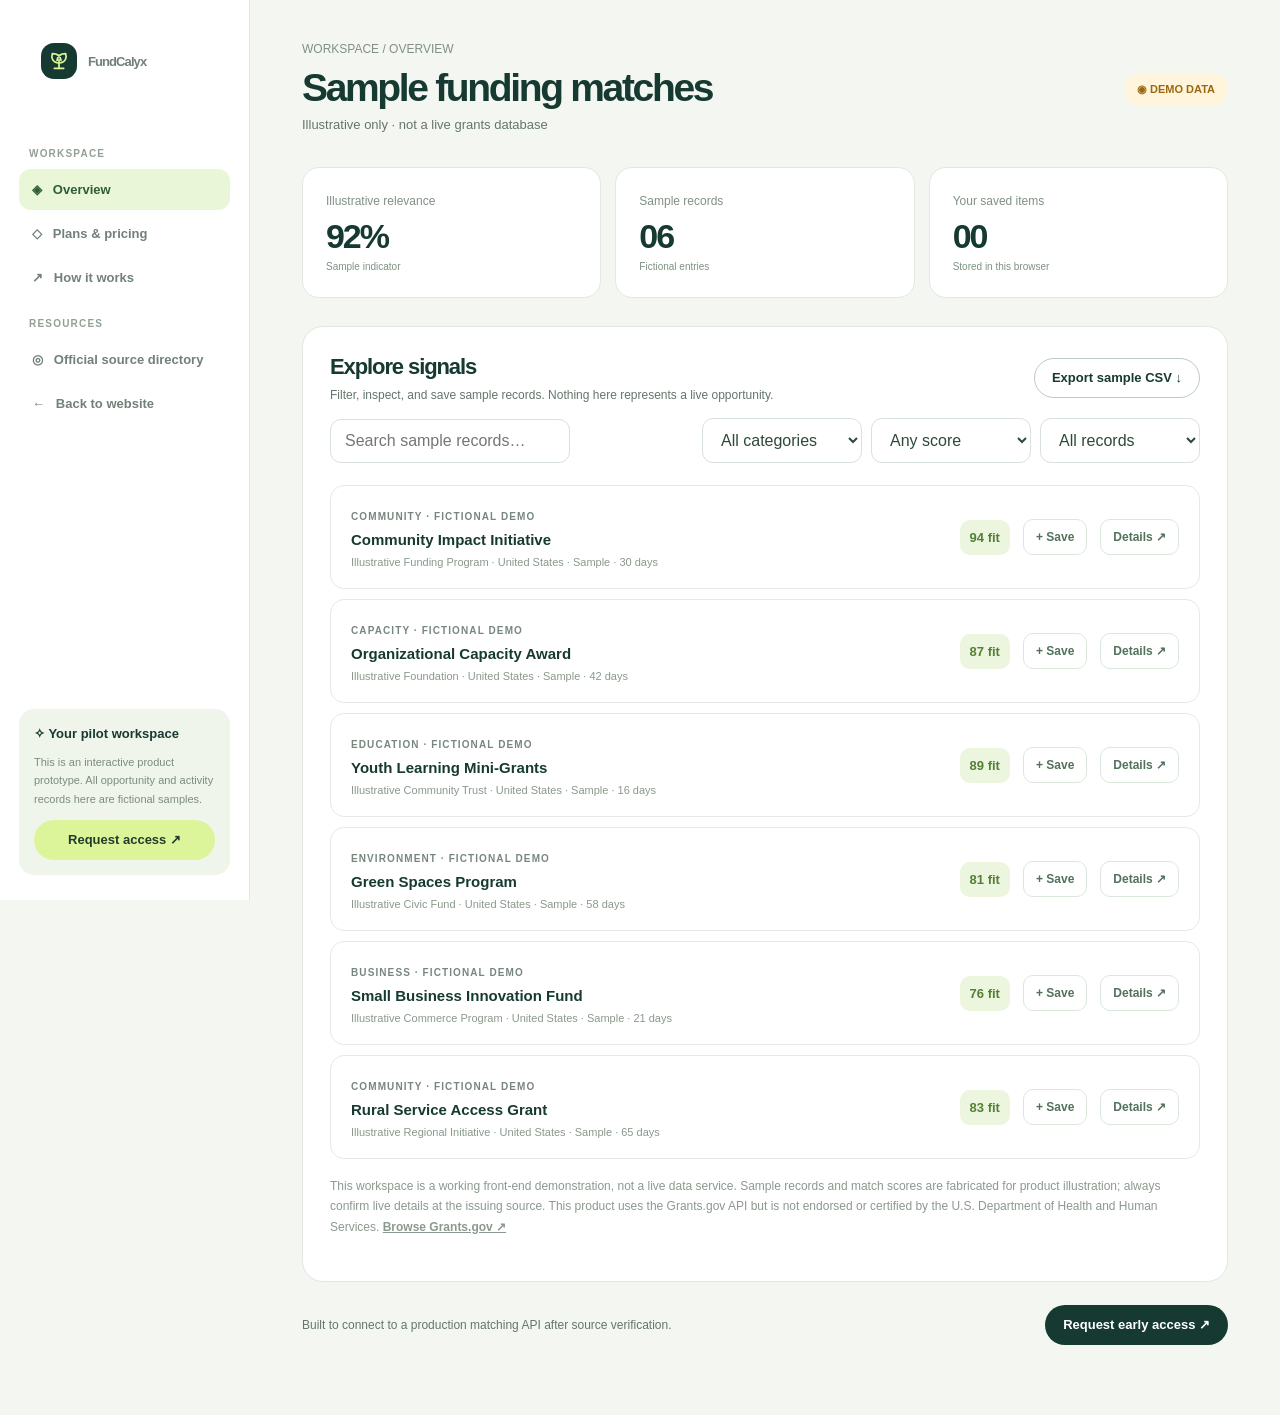
<file: workspace.html>
<!doctype html><html lang="en"><head><meta charset="utf-8"><meta name="viewport" content="width=device-width,initial-scale=1"><meta name="robots" content="noindex"><title>Sample workspace — FundCalyx</title><link rel="canonical" href="https://fundcalyx.com/workspace.html">
<meta property="og:type" content="website">
<meta property="og:title" content="Sample workspace — FundCalyx">
<meta property="og:description" content="The FundCalyx sample workspace — an interactive demo with fictional data showing how screened federal grant matches, deadlines and reminders are organized.">
<meta property="og:url" content="https://fundcalyx.com/workspace.html"><meta name="description" content="The FundCalyx sample workspace — an interactive demo with fictional data showing how screened federal grant matches, deadlines and reminders are organized."><link rel="icon" href="assets/favicon.svg" type="image/svg+xml"><link rel="stylesheet" href="assets/site.css"><script>window.DEMO_DATA={"name": "FundCalyx", "rows": [{"id": "f1", "title": "Community Impact Initiative", "issuer": "Illustrative Funding Program", "category": "Community", "region": "United States", "value": "$25k–$150k", "deadline": "Sample · 30 days", "score": 94, "summary": "Example community-focused funding opportunity for local service programs, neighborhood partnerships and public benefit projects.", "reason": "Strong keyword overlap with community services and nonprofit initiatives."}, {"id": "f2", "title": "Organizational Capacity Award", "issuer": "Illustrative Foundation", "category": "Capacity", "region": "United States", "value": "Up to $75k", "deadline": "Sample · 42 days", "score": 87, "summary": "Example award for organizational training, operational systems and program delivery improvements.", "reason": "Fits an organization seeking operational development funding."}, {"id": "f3", "title": "Youth Learning Mini-Grants", "issuer": "Illustrative Community Trust", "category": "Education", "region": "United States", "value": "$5k–$30k", "deadline": "Sample · 16 days", "score": 89, "summary": "Example support for youth enrichment and after-school learning programs.", "reason": "Aligns with education and community programming."}, {"id": "f4", "title": "Green Spaces Program", "issuer": "Illustrative Civic Fund", "category": "Environment", "region": "United States", "value": "$10k–$95k", "deadline": "Sample · 58 days", "score": 81, "summary": "Example grant for neighborhood parks and environmental improvement projects.", "reason": "Potential fit for civic or environmental initiatives."}, {"id": "f5", "title": "Small Business Innovation Fund", "issuer": "Illustrative Commerce Program", "category": "Business", "region": "United States", "value": "$15k–$60k", "deadline": "Sample · 21 days", "score": 76, "summary": "Example small-business research and equipment program.", "reason": "Matches selected business growth terms."}, {"id": "f6", "title": "Rural Service Access Grant", "issuer": "Illustrative Regional Initiative", "category": "Community", "region": "United States", "value": "$20k–$120k", "deadline": "Sample · 65 days", "score": 83, "summary": "Example funding for access to essential services in rural areas.", "reason": "Relevant to rural community delivery models."}], "official": "https://www.grants.gov/search-grants", "official_label": "Browse Grants.gov", "special": "Nonprofit / school / startup", "demo_title": "Sample funding matches", "demodesc2": "Illustrative only · not a live grants database", "metric1": "92%", "metric2": "06", "metric3": "03"};</script><script src="assets/site-config.js"></script><script defer src="assets/site.js"></script></head><body data-site="fundcalyx" class="workspace-body"><a class="skip-link" href="#main">Skip to content</a><div class="workspace"><aside class="side"><a class="logo" href="index.html" aria-label="FundCalyx home"><span class="mark"><svg viewBox="0 0 36 36" fill="none" aria-hidden="true"><path d="M18 29V16" stroke="currentColor" stroke-width="2.6" stroke-linecap="round"/><path d="M18 21C8 20 6 13 8 7c7 0 12 3 13 10M18 21c10-1 12-8 10-14-7 0-12 3-13 10" stroke="currentColor" stroke-width="2.6" stroke-linecap="round" stroke-linejoin="round"/><path d="M11 29h14" stroke="currentColor" stroke-width="2.6" stroke-linecap="round"/></svg></span>FundCalyx</a><div class="side-label">WORKSPACE</div><a class="active" href="workspace.html">◈ &nbsp; Overview</a><a href="index.html#pricing">◇ &nbsp; Plans & pricing</a><a href="index.html#how">↗ &nbsp; How it works</a><div class="side-label">RESOURCES</div><a href="https://www.grants.gov/search-grants" target="_blank" rel="noopener noreferrer">◎ &nbsp; Official source directory</a><a href="index.html">← &nbsp; Back to website</a><div class="side-bottom"><strong>✧ Your pilot workspace</strong><p>This is an interactive product prototype. All opportunity and activity records here are fictional samples.</p><button type="button" class="btn btn-solid btn-sm" data-modal style="width:100%">Request access ↗</button></div></aside><main id="main" class="main-work"><div class="work-top"><div><span class="tiny">WORKSPACE / OVERVIEW</span><h1>Sample funding matches</h1><p class="muted" style="font-size:13px;margin:7px 0">Illustrative only · not a live grants database</p></div><span class="demo-flag">◉ DEMO DATA</span></div><div class="stat-grid"><div class="stat"><span>Illustrative relevance</span><strong>92%</strong><small>Sample indicator</small></div><div class="stat"><span>Sample records</span><strong id="record-count">06</strong><small>Fictional entries</small></div><div class="stat"><span>Your saved items</span><strong id="saved-count">0</strong><small>Stored in this browser</small></div></div><section class="workspace-panel" aria-labelledby="results-title"><div style="display:flex;gap:15px;align-items:center;justify-content:space-between;flex-wrap:wrap"><div><h2 id="results-title" style="letter-spacing:-.05em;font-size:22px;margin:0 0 8px">Explore signals</h2><p class="muted" style="font-size:12px;margin:0">Filter, inspect, and save sample records. Nothing here represents a live opportunity.</p></div><button class="btn btn-outline btn-sm" id="export-csv" type="button">Export sample CSV ↓</button></div><div class="work-controls"><input id="search-records" type="search" placeholder="Search sample records…" aria-label="Search sample records"><div class="controls"><select id="category" aria-label="Filter by category"><option value="all">All categories</option></select><select id="score" aria-label="Minimum relevance score"><option value="0">Any score</option><option value="80">80+ relevance</option><option value="90">90+ relevance</option></select><select id="view" aria-label="Saved view"><option value="all">All records</option><option value="saved">Saved only</option></select></div></div><div id="results" class="results" aria-live="polite"></div><p class="work-note">This workspace is a working front-end demonstration, not a live data service. Sample records and match scores are fabricated for product illustration; always confirm live details at the issuing source. This product uses the Grants.gov API but is not endorsed or certified by the U.S. Department of Health and Human Services. <a href="https://www.grants.gov/search-grants" style="text-decoration:underline;font-weight:800" target="_blank" rel="noopener noreferrer">Browse Grants.gov ↗</a></p></section><div style="display:flex;gap:14px;align-items:center;justify-content:space-between;margin-top:23px;flex-wrap:wrap"><span class="muted" style="font-size:12px">Built to connect to a production matching API after source verification.</span><button class="btn btn-dark btn-sm" type="button" data-modal>Request early access ↗</button></div></main></div><dialog id="detail-dialog" class="detail-dialog"><button type="button" class="modal-close" id="close-detail" aria-label="Close details">×</button><span class="eyebrow"><span class="dot"></span>FICTIONAL PREVIEW RECORD</span><h2 id="detail-title"></h2><p id="detail-desc"></p><dl id="detail-fields"></dl><p id="detail-reason"></p><a class="btn btn-outline" href="https://www.grants.gov/search-grants" target="_blank" rel="noopener noreferrer">Browse real source directory ↗</a></dialog><div class="modal-backdrop" id="interest-modal" aria-hidden="true"><div class="modal" role="dialog" aria-modal="true" aria-labelledby="modal-title"><button class="modal-close" type="button" data-close-modal aria-label="Close dialog">×</button><span class="eyebrow"><span class="dot"></span>EARLY ACCESS · PREVIEW</span><h2 id="modal-title">Be first in line.</h2><p>Tell us where to reach you when FundCalyx is ready for pilot customers.</p><form id="lead-form" class="form-grid"><label>Your name<input type="text" name="name" placeholder="Your name" required maxlength="100" autocomplete="name"></label><label>Work email<input type="email" name="email" placeholder="you@company.com" required maxlength="200" autocomplete="email"></label><label>Interested plan<select name="plan"><option>Early access</option><option>Scout</option><option>Match</option><option>Team</option></select></label><button class="btn btn-dark" type="submit">Submit interest <span aria-hidden="true">↗</span></button><div class="form-notice" id="lead-mode">Preview mode: submission is saved locally, not delivered to the company. Do not enter sensitive information.</div></form></div></div><div class="toast" role="status" aria-live="polite"></div></body></html>
</file>
<file: assets/site.css>
/* Built for Muse · three-site portfolio · no third-party runtime dependencies */
:root{--bg:#f6f8ef;--ink:#163a31;--muted:#64766b;--surface:#fff;--line:#dbe5d7;--accent:#dcf59a;--accentink:#223c2b;--deep:#10352b;--deep2:#2e6050;--highlight:#e9b78b;--serif:Georgia,'Times New Roman',serif;--sans:Inter,'Segoe UI',Arial,sans-serif;--radius:22px}
*{box-sizing:border-box}html{scroll-behavior:smooth}body{margin:0;background:var(--bg);color:var(--ink);font-family:var(--sans);-webkit-font-smoothing:antialiased}button,input,select{font:inherit}button{cursor:pointer}a{color:inherit;text-decoration:none}img,svg{max-width:100%}::selection{background:var(--accent);color:var(--ink)}.container{width:min(1160px,calc(100% - 52px));margin:auto}.skip-link{position:absolute;z-index:999;top:-80px;left:20px;background:white;padding:14px}.skip-link:focus{top:10px}.eyebrow{display:inline-flex;align-items:center;gap:9px;font-size:11px;text-transform:uppercase;letter-spacing:.16em;font-weight:800}.eyebrow .dot{width:7px;height:7px;border-radius:100%;background:currentColor}.muted{color:var(--muted)}.badge{display:inline-flex;gap:6px;align-items:center;border-radius:40px;padding:7px 11px;background:#eef5e5;color:#3b6140;font-weight:800;font-size:11px}.badge.dark{background:#315448;color:#d6fbba}.nav{height:88px;display:flex;justify-content:space-between;align-items:center;gap:25px}.nav-shell{position:relative;z-index:50}.logo{display:inline-flex;align-items:center;gap:10px;font-size:23px;font-weight:850;letter-spacing:-.07em;white-space:nowrap}.logo .mark{width:36px;height:36px;display:grid;place-items:center;border-radius:12px;background:var(--ink);color:var(--accent)}.logo .mark svg{width:24px;height:24px}.nav-links{display:flex;align-items:center;gap:29px;color:#43564d;font-size:13px;font-weight:650}.nav-links a:hover,.footer a:hover{color:#80a845}.nav-actions{display:flex;align-items:center;gap:9px}.btn{display:inline-flex;align-items:center;justify-content:center;gap:11px;border-radius:50px;padding:15px 23px;border:1px solid transparent;font-size:13px;font-weight:800;line-height:1.1;transition:transform .2s,background .2s,color .2s,box-shadow .2s;white-space:nowrap}.btn:hover{transform:translateY(-2px);box-shadow:0 10px 26px #182a241a}.btn-solid{background:var(--accent);color:var(--accentink)}.btn-outline{border-color:#bccbc2;background:transparent;color:var(--ink)}.btn-light{background:white;color:var(--ink)}.btn-dark{background:var(--ink);color:white}.btn-sm{padding:12px 17px}.mobile-toggle{display:none;background:none;border:0;padding:8px;color:var(--ink)}.hero{padding:34px 0 0}.hero-panel{position:relative;background:var(--deep);color:#fff;overflow:hidden;border-radius:34px;min-height:605px;isolation:isolate;display:grid;grid-template-columns:50% 50%;align-items:center}.hero-panel:after{content:'';position:absolute;inset:-30% -18% -40% 38%;z-index:-2;background:radial-gradient(ellipse,#497a5f 0%,transparent 58%);opacity:.45}.hero-panel:before{content:'';position:absolute;inset:0;z-index:-1;background-image:linear-gradient(#fff1 1px,transparent 1px),linear-gradient(90deg,#fff1 1px,transparent 1px);background-size:48px 48px;mask-image:linear-gradient(90deg,transparent 35%,black 100%)}.hero-copy{padding:70px 0 70px 73px;z-index:2}.hero h1{font-size:clamp(48px,5.7vw,82px);line-height:1.04;font-weight:680;letter-spacing:-.07em;margin:23px 0 23px;max-width:620px}.hero h1 em{font-family:var(--serif);color:var(--accent);font-weight:400;letter-spacing:-.05em}.hero p{color:#c1d6c9;font-size:16px;line-height:1.8;max-width:435px;margin:0 0 29px}.hero-cta{display:flex;gap:10px;flex-wrap:wrap}.hero-micro{display:flex;gap:12px;align-items:center;margin-top:27px;color:#b6c7c0;font-size:11px;letter-spacing:.01em}.hero-micro span{width:5px;height:5px;border-radius:50%;background:#a6d579}.hero-art{position:relative;align-self:stretch;display:flex;align-items:center;justify-content:center;padding:50px 26px 50px 10px}.orbit{position:absolute;aspect-ratio:1;border:1px solid #d6f5c61b;border-radius:50%;width:495px;transform:translate(7%,-1%)}.orbit.two{width:360px;border-color:#d6f5c637}.orbit.three{width:235px;border-color:#d6f5c631}.dashboard-card{width:420px;max-width:100%;background:#fff;color:var(--ink);padding:23px;border-radius:22px;box-shadow:0 26px 84px #071a1788;transform:rotate(1.4deg);position:relative}.dashboard-top{display:flex;align-items:center;justify-content:space-between;gap:8px;padding-bottom:17px;border-bottom:1px solid #e9eee7}.dashboard-top strong{font-size:14px}.mini-dots{display:flex;gap:5px}.mini-dots i{display:block;width:7px;height:7px;border-radius:100%;background:#d9dfd9}.mini-dots i:first-child{background:#e9ac86}.mini-dots i:nth-child(2){background:#efd589}.mini-dots i:nth-child(3){background:#98c5a5}.sample-tag{color:#78877e;font-size:10px;font-weight:800;text-transform:uppercase;letter-spacing:.11em}.match-summary{display:flex;gap:12px;padding:19px 0}.summary-icon{width:44px;height:44px;display:grid;place-items:center;border-radius:13px;background:#eaf4dc;font-size:21px}.match-summary strong{font-size:28px;letter-spacing:-.055em}.match-summary span{font-size:11px;color:#8a998f}.grant-result{border:1px solid #e1e8df;border-radius:14px;padding:14px;margin-top:9px;background:#fff}.grant-head{display:flex;justify-content:space-between;align-items:center;gap:9px}.grant-head strong{font-size:13px}.grant-result p{font-size:11px;color:#7a8b80;line-height:1.5;margin:8px 0 12px}.progress-track{height:5px;background:#edf1e9;border-radius:8px;overflow:hidden}.progress-track i{display:block;height:100%;border-radius:inherit;background:#78b38a}.score{border-radius:10px;background:#edfade;color:#466e31;padding:7px;font-weight:900;font-size:12px}.floating-note{position:absolute;z-index:3;left:-18px;bottom:18%;background:var(--accent);color:var(--ink);box-shadow:0 12px 30px #0003;padding:12px 16px;border-radius:13px;transform:rotate(-6deg);font-size:11px;font-weight:800}.proofbar{display:flex;justify-content:space-between;gap:15px;flex-wrap:wrap;padding:27px 5px 24px;color:#7b8a7e;align-items:center;border-bottom:1px solid var(--line)}.proofbar strong{font-size:10px;letter-spacing:.11em;text-transform:uppercase;font-weight:850;color:#788980}.proofbar span{font-size:12px;font-weight:700}.section{padding:111px 0}.section-head{max-width:690px}.section-head h2,.section-title{font-size:clamp(36px,4vw,56px);line-height:1.13;letter-spacing:-.065em;margin:16px 0 17px;font-weight:720}.section-head h2 em{font-family:var(--serif);font-weight:400}.section-head p{font-size:15px;line-height:1.8;color:var(--muted);max-width:580px}.feature-grid{margin-top:39px;display:grid;grid-template-columns:1.13fr 1fr 1fr;gap:15px}.feature{border:1px solid var(--line);background:#fff;border-radius:23px;padding:28px;min-height:245px;position:relative;overflow:hidden}.feature.feature-main{background:#e6f1d2;border:0}.feature .feat-icon{width:48px;height:48px;display:grid;place-items:center;border:1px solid #d8e4d6;border-radius:14px;font-size:23px;margin-bottom:38px}.feature h3{font-size:20px;letter-spacing:-.04em;margin:0 0 11px}.feature p{font-size:13px;color:#647267;line-height:1.75;margin:0}.feature .decor{position:absolute;right:-24px;top:-40px;width:175px;height:175px;border:20px solid #27453412;border-radius:100%}.dark-section{background:var(--deep);color:white;padding:104px 0;border-radius:32px}.dark-section .section-head p{color:#b7c8be}.steps{display:grid;grid-template-columns:repeat(3,1fr);gap:16px;margin-top:45px}.step{padding:27px 24px;background:#ffffff08;border:1px solid #ffffff20;border-radius:18px}.step .n{font-family:var(--serif);font-size:35px;color:var(--accent)}.step h3{font-size:19px;margin:26px 0 9px;letter-spacing:-.04em}.step p{font-size:13px;color:#b6ccc2;line-height:1.8;margin:0}.demo-strip{display:grid;grid-template-columns:1fr 1fr;gap:44px;align-items:center;padding:95px 0}.demo-strip .section-head h2{margin-top:15px}.demo-visual{background:#e7eede;border:1px solid #d3e2d3;border-radius:25px;padding:24px;position:relative}.demo-visual .row-demo{background:white;border-radius:12px;margin:10px 0;display:flex;gap:11px;align-items:center;padding:15px;box-shadow:0 9px 26px #22392b0b}.row-demo .circle{width:34px;height:34px;background:#dbefc3;border-radius:10px;display:grid;place-items:center}.row-demo .txt{flex:1}.row-demo strong{display:block;font-size:12px}.row-demo small{display:block;color:#819287;font-size:10px;margin-top:4px}.pricing{background:#eaf0e5;padding:100px 0}.pricing-cards{display:grid;grid-template-columns:repeat(3,1fr);gap:16px;margin-top:39px}.price-card{border-radius:24px;background:white;border:1px solid #d7e1d5;padding:29px;display:flex;flex-direction:column;min-height:412px}.price-card.featured{background:var(--deep);border-color:var(--deep);color:white;transform:translateY(-10px)}.price-card h3{font-size:16px;margin:0 0 10px}.price-card .amount{font-size:48px;font-weight:800;letter-spacing:-.08em;margin:13px 0 2px}.price-card .amount small{font-size:13px;letter-spacing:0;font-weight:600}.price-card .desc{min-height:49px;font-size:12px;color:#7d9081;line-height:1.7}.price-card.featured .desc,.price-card.featured li{color:#b3cabd}.price-card ul{padding:0;list-style:none;margin:20px 0 auto;display:grid;gap:15px}.price-card li{font-size:12px;color:#52645a;display:flex;gap:10px}.price-card li:before{content:'✓';color:#69a077;font-weight:900}.price-card .btn{margin-top:30px}.faq{display:grid;grid-template-columns:.8fr 1.2fr;gap:70px;padding:100px 0}.faq .section-title{margin-top:17px}.faq-list{border-top:1px solid var(--line)}details{border-bottom:1px solid var(--line);padding:23px 0}summary{list-style:none;cursor:pointer;font-weight:780;display:flex;align-items:center;justify-content:space-between;gap:18px;font-size:14px}summary::-webkit-details-marker{display:none}summary::after{content:'+';font-size:24px;font-weight:400}details[open] summary:after{content:'−'}details p{color:#75857a;font-size:13px;line-height:1.8;max-width:600px}.last-cta{background:var(--accent);border-radius:30px;padding:65px 64px;display:flex;justify-content:space-between;align-items:center;gap:25px;margin-bottom:80px}.last-cta h2{font-size:44px;letter-spacing:-.06em;max-width:570px;line-height:1.12;margin:10px 0}.last-cta p{font-size:13px;color:#59703f}.footer{padding:35px 0 45px;border-top:1px solid var(--line);display:flex;align-items:center;justify-content:space-between;gap:20px;color:#76857a;font-size:11px}.footer-links{display:flex;gap:21px}.footer .logo{font-size:20px;color:var(--ink)}.footer .logo .mark{width:30px;height:30px}.footer .logo .mark svg{width:20px}.modal-backdrop{position:fixed;inset:0;z-index:100;background:#091e19b8;display:none;align-items:center;justify-content:center;padding:20px;backdrop-filter:blur(5px)}.modal-backdrop.open{display:flex}.modal{width:min(455px,100%);background:white;color:#1c3028;border-radius:25px;padding:29px;box-shadow:0 35px 100px #061c1a70}.modal-close{float:right;border:none;background:#f0f3ed;border-radius:50%;width:34px;height:34px;font-size:20px}.modal h2{font-size:31px;letter-spacing:-.05em;margin:22px 0 10px}.modal p{font-size:13px;line-height:1.7;color:#687b6e}.form-grid{display:grid;gap:13px;margin-top:21px}.form-grid label{display:grid;gap:6px;font-size:12px;font-weight:750}.form-grid input,.form-grid select{width:100%;border:1px solid #ccd9cf;padding:13px;border-radius:11px;outline-offset:2px;background:#fff}.form-grid .btn{width:100%}.form-notice{padding:11px 13px;background:#f1f5ec;border-radius:9px;color:#59695b;font-size:11px;line-height:1.6}.toast{position:fixed;bottom:26px;right:24px;z-index:150;display:none;max-width:380px;background:var(--ink);color:#fff;padding:14px 18px;border-radius:12px;font-size:12px;box-shadow:0 13px 45px #0004}.toast.show{display:block}.mobile-menu{display:none}
/* Expanded workspace */
.workspace-body{background:#f3f6f1}.workspace{display:grid;grid-template-columns:250px 1fr;min-height:100vh}.side{background:#fff;padding:25px 19px;border-right:1px solid #e0e8df;display:flex;flex-direction:column;position:sticky;top:0;height:100vh}.side .logo{margin:5px 9px 39px}.side-label{margin:17px 10px 10px;color:#92a094;letter-spacing:.12em;font-size:10px;font-weight:900}.side a{display:flex;align-items:center;gap:11px;padding:13px;border-radius:12px;font-size:13px;color:#718177;font-weight:750;margin-bottom:3px}.side a.active{background:#e9f6d8;color:#305d39}.side a:hover{background:#f2f5ef}.side-bottom{margin-top:auto;background:#f0f5eb;padding:15px;border-radius:15px}.side-bottom strong{font-size:13px}.side-bottom p{font-size:11px;line-height:1.7;color:#7a8d7e}.main-work{max-width:1290px;width:100%;padding:39px 52px 70px;margin:auto}.work-top{display:flex;justify-content:space-between;gap:20px;align-items:center}.work-top .tiny{font-size:12px;color:#829084}.work-top h1{font-size:39px;letter-spacing:-.06em;margin:9px 0 4px}.demo-flag{display:inline-flex;background:#fff5dc;color:#9b6810;padding:10px 13px;border-radius:20px;font-size:11px;font-weight:800}.stat-grid{display:grid;grid-template-columns:repeat(3,1fr);gap:14px;margin:28px 0}.stat{background:white;border:1px solid #e1e9df;border-radius:17px;padding:23px}.stat span{font-size:12px;color:#819183}.stat strong{font-size:34px;display:block;letter-spacing:-.06em;margin-top:8px}.stat small{font-size:10px;color:#7e9282}.workspace-panel{background:white;border-radius:21px;border:1px solid #e0e8df;padding:27px}.work-controls{display:flex;align-items:center;justify-content:space-between;gap:15px;flex-wrap:wrap;margin:16px 0 22px}.work-controls input,.work-controls select{padding:12px 14px;border-radius:11px;border:1px solid #d9e2d8;background:#fff;color:#2d4938;min-width:160px}.work-controls input{min-width:240px}.work-controls .controls{display:flex;gap:9px;flex-wrap:wrap}.results{display:grid;gap:10px}.result-row{border:1px solid #e3ebe3;border-radius:14px;padding:20px;display:flex;gap:18px;align-items:center;justify-content:space-between}.result-row h3{font-size:15px;margin:0 0 8px}.result-row p{font-size:11px;color:#89998b;margin:0}.result-row .right{display:flex;align-items:center;gap:13px}.score-pill{font-size:13px;border-radius:10px;background:#ecf5de;color:#557f37;padding:10px;white-space:nowrap;font-weight:900}.save{border:1px solid #dce7dc;background:#fff;border-radius:10px;padding:10px 12px;font-size:12px;font-weight:800;color:#52725c}.save.is-saved{background:#d9f58a;border-color:#c9e37d;color:#325533}.nothing{padding:40px;text-align:center;color:#85998a;font-size:13px}.work-note{font-size:12px;color:#8b998e;margin:17px 0;line-height:1.7}.detail-dialog{border:0;border-radius:22px;padding:29px;width:min(560px,90vw);box-shadow:0 20px 80px #0003;color:#18332a}.detail-dialog::backdrop{background:#08251bcc}.detail-dialog h2{letter-spacing:-.05em}.detail-dialog p{line-height:1.75;color:#627467;font-size:14px}.detail-dialog dl{display:grid;grid-template-columns:1fr 1fr;gap:12px}.detail-dialog dt{font-size:10px;text-transform:uppercase;color:#829386}.detail-dialog dd{margin:6px 0 0;font-size:12px;font-weight:800}.profile-card{display:none;margin-bottom:20px;background:#f3f8ec;border-radius:14px;padding:16px}.profile-card.visible{display:block}
@media(max-width:950px){.nav-links{gap:15px}.hero-panel{grid-template-columns:1fr 1fr}.hero-copy{padding-left:42px}.hero h1{font-size:55px}.hero-art{padding:25px}.dashboard-card{padding:17px}.feature-grid{grid-template-columns:1fr 1fr}.feature-main{grid-column:1/-1}.workspace{grid-template-columns:205px 1fr}.main-work{padding:25px}}
@media(max-width:720px){.container{width:min(100% - 28px,590px)}.nav{height:72px}.nav-links{display:none}.nav-actions>.btn{display:none}.mobile-toggle{display:block}.mobile-menu.open{display:grid;position:absolute;left:0;right:0;top:68px;z-index:60;background:white;border-radius:15px;padding:15px;box-shadow:0 12px 45px #0002;gap:3px}.mobile-menu a{padding:13px;color:var(--ink);font-weight:800;font-size:13px}.hero{padding:8px 0 0}.hero-panel{grid-template-columns:1fr;border-radius:22px}.hero-copy{padding:48px 27px 18px}.hero h1{font-size:clamp(43px,10vw,65px)}.hero p{font-size:14px}.hero-art{min-height:380px;padding:10px 27px 44px}.dashboard-card{transform:rotate(0);max-width:440px}.orbit{width:390px}.floating-note{left:0}.proofbar{justify-content:center;text-align:center;gap:18px}.proofbar strong{width:100%}.section,.pricing{padding:72px 0}.section-head h2,.section-title{font-size:40px}.feature-grid,.steps,.pricing-cards,.demo-strip,.faq{grid-template-columns:1fr}.feature-main{grid-column:auto}.feature{min-height:auto}.feature .feat-icon{margin-bottom:30px}.dark-section{padding:70px 0;border-radius:20px}.demo-strip{padding:70px 0}.price-card.featured{transform:none}.faq{gap:16px;padding:70px 0}.last-cta{margin-bottom:35px;padding:39px 28px;display:block}.last-cta h2{font-size:38px}.footer{flex-wrap:wrap;justify-content:center;text-align:center}.footer-links{width:100%;justify-content:center}.workspace{display:block}.side{height:auto;position:relative;flex-direction:row;align-items:center;justify-content:space-between;padding:12px 17px}.side .logo{margin:0}.side>a,.side-label,.side-bottom{display:none!important}.main-work{padding:24px 15px 50px}.work-top{align-items:flex-start}.work-top h1{font-size:29px}.stat-grid{grid-template-columns:1fr 1fr}.stat-grid .stat:last-child{grid-column:1/-1}.stat{padding:16px}.workspace-panel{padding:17px}.result-row{align-items:start;flex-direction:column}.result-row .right{width:100%;justify-content:space-between}.work-controls input{min-width:100%;width:100%}.work-controls .controls{width:100%}.work-controls select{flex:1}.detail-dialog dl{grid-template-columns:1fr}.result-row h3{font-size:14px}}
@media(prefers-reduced-motion:reduce){*,*:before,*:after{animation:none!important;scroll-behavior:auto!important;transition:none!important}}

/* Gentle ambient motion; off automatically for reduced-motion preferences. */
@keyframes hover-drift{0%,100%{translate:0 0}50%{translate:0 -10px}}
@keyframes soft-pulse{0%,100%{opacity:.55}50%{opacity:1}}
@media (prefers-reduced-motion:no-preference){.hero-art .dashboard-card{animation:hover-drift 9s ease-in-out infinite}.hero-art .orbit.two{animation:soft-pulse 8s ease-in-out infinite}.hero-art .floating-note{animation:hover-drift 6s ease-in-out infinite alternate}}

@media(max-width:720px){
  .hero-panel{grid-template-columns:minmax(0,1fr)}
  .hero-copy,.hero-art{min-width:0;max-width:100%}
  .hero-copy{padding:43px 22px 18px}
  .hero .eyebrow{font-size:9px;white-space:normal;line-height:1.5;max-width:100%}
  .hero h1{font-size:clamp(38px,9.3vw,54px);overflow-wrap:normal}
  .hero-cta .btn{font-size:12px;padding:13px 16px}
  .hero-cta{gap:8px}
  .hero-art{padding:14px 19px 38px}
  .dashboard-card{width:100%;min-width:0}
  .floating-note{left:0;right:auto;font-size:10px}
  .hero-micro{font-size:10px;line-height:1.5}
}

/* FundCalyx — mission-centered visual system */

.hero-panel{background:linear-gradient(122deg,#09271f 0%,#174437 65%,#285846 100%)}.hero-panel:after{background:radial-gradient(ellipse,#8fc4a3 0%,transparent 60%)}.logo .mark{border-radius:13px}.feature.feature-main{background:#e6f3d8}.dark-section{background:#10352b}.price-card.featured{background:#10352b;border-color:#10352b}.last-cta{background:#e5f4c9}

/* FundCalyx v2 build additions (2026-11-13) */
.hero-scope{margin-top:14px;font-size:13px;line-height:1.55;color:#cfe3c8;max-width:46ch}
.hero-scope strong{color:#fff}
.founder-block{display:flex;gap:28px;align-items:flex-start;background:#f4f8f1;border:1px solid #dce8d8;border-radius:18px;padding:28px}
.founder-photo{width:148px;height:148px;object-fit:cover;border-radius:14px;flex:none}
.founder-block h3{margin:0 0 4px;font-size:20px}
.founder-block h3 a{color:var(--ink,#142f29);text-decoration:none;border-bottom:2px solid #b7d977}
.founder-line{font-weight:600;color:#4a6b52;margin:0 0 10px}
.founder-parent{font-weight:600;margin-top:12px}
.ops-note{font-size:12px;color:#798d81;margin-top:6px}
.footer .attribution{display:block;font-size:11px;color:#798d81;margin-top:4px;max-width:52ch}
@media (max-width:640px){.founder-block{flex-direction:column;padding:20px}.founder-photo{width:112px;height:112px}}
</file>
